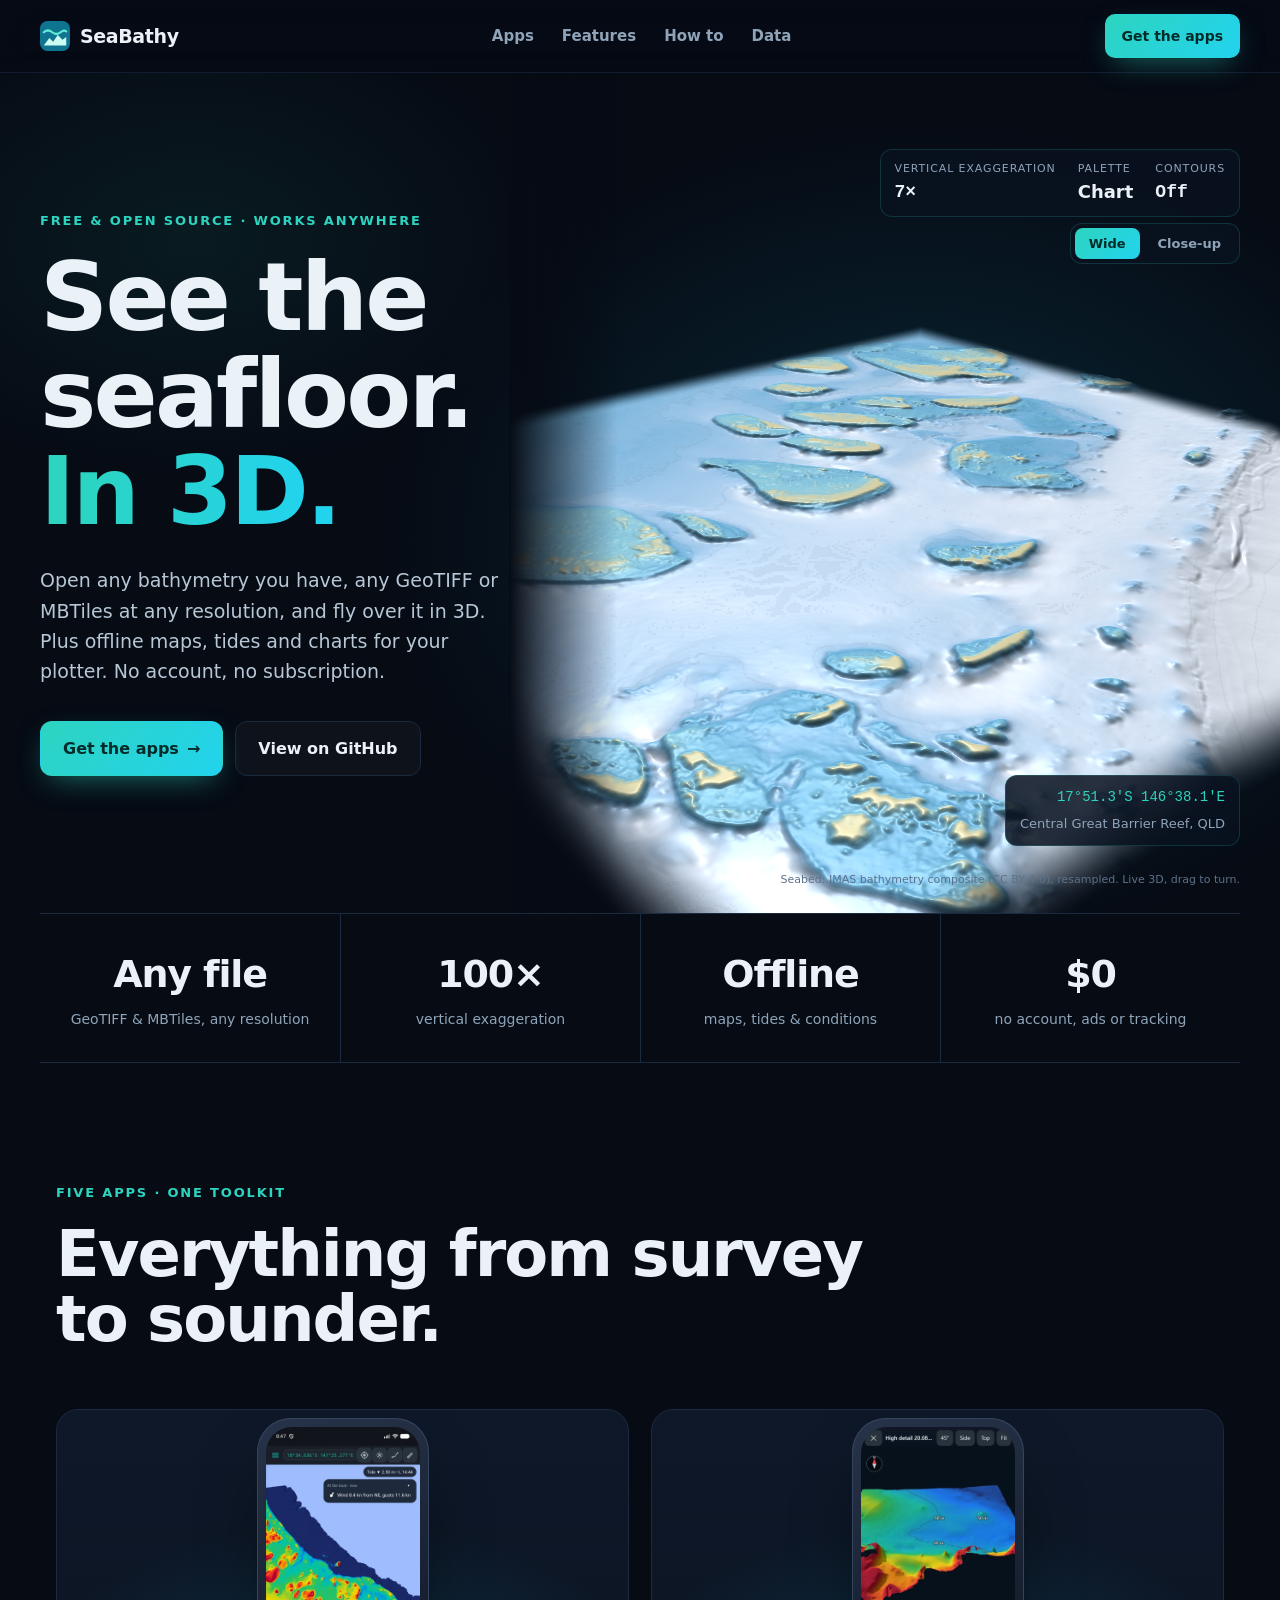
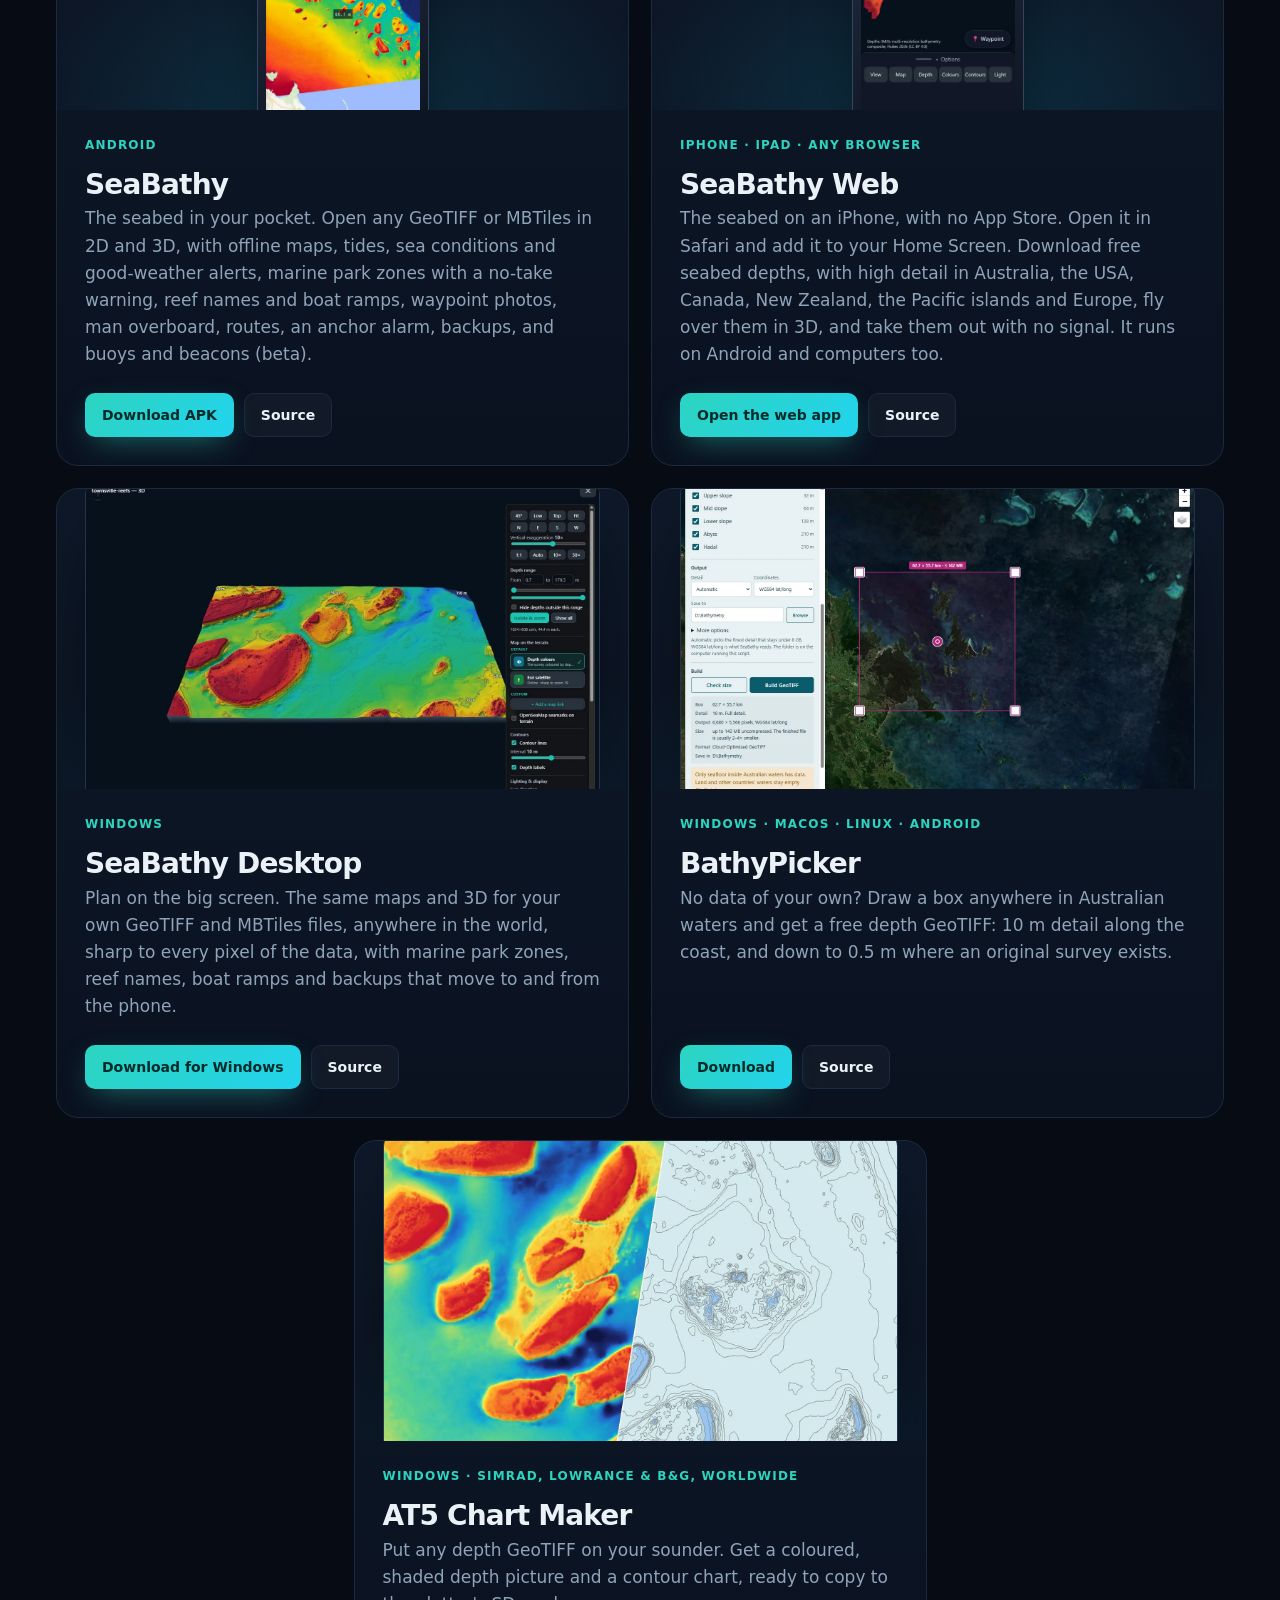
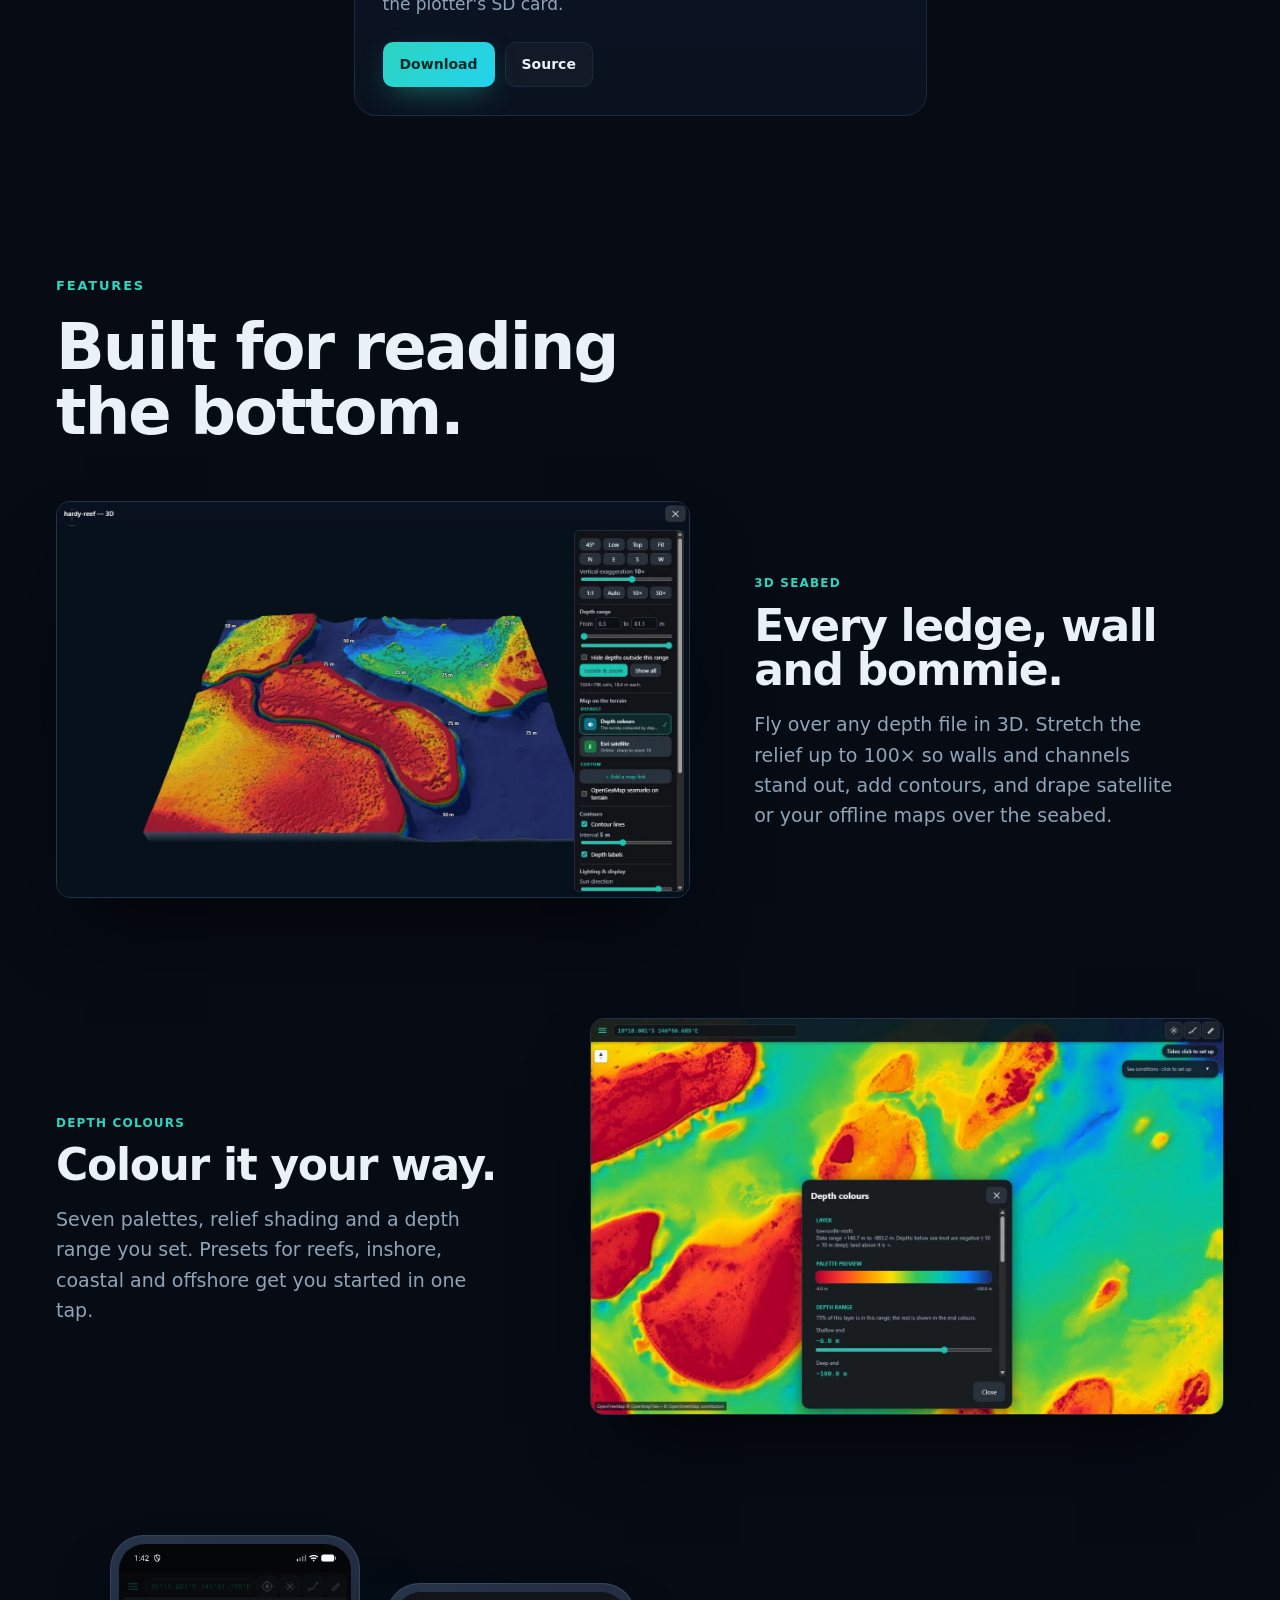
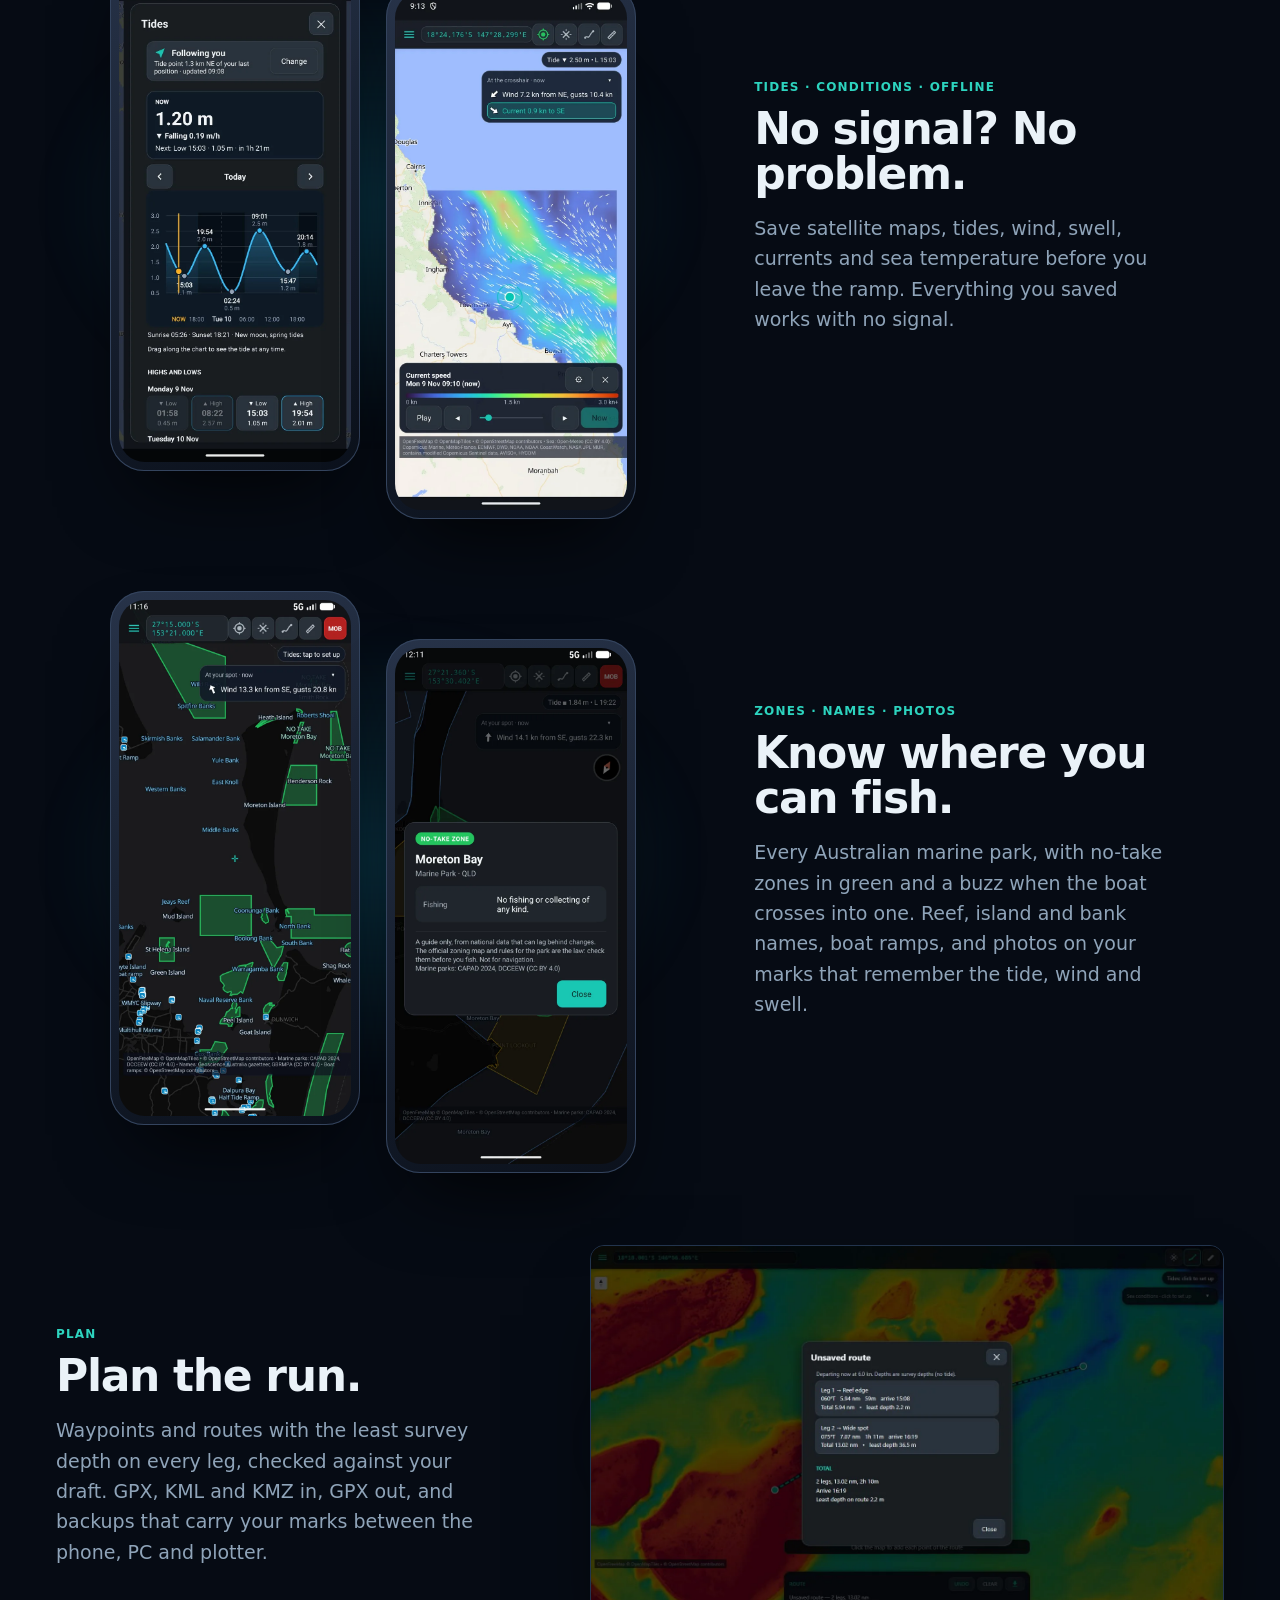
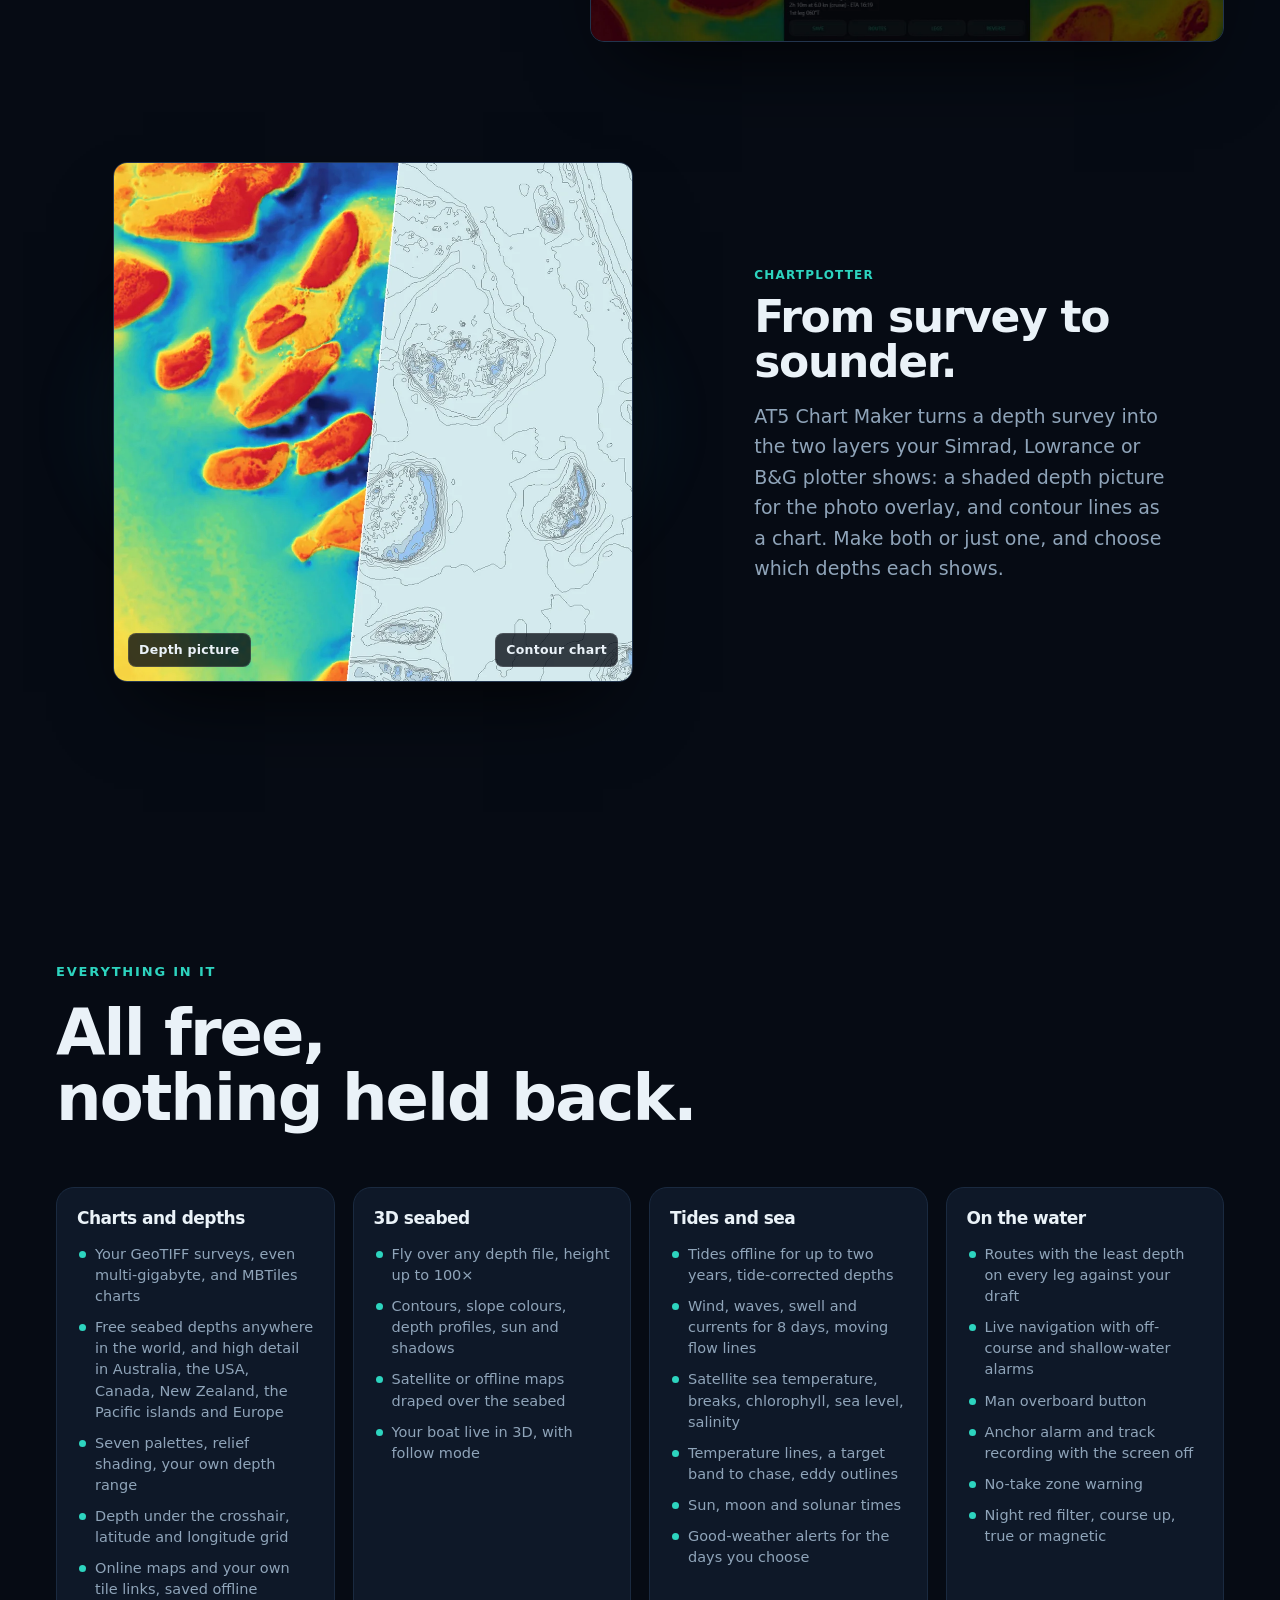
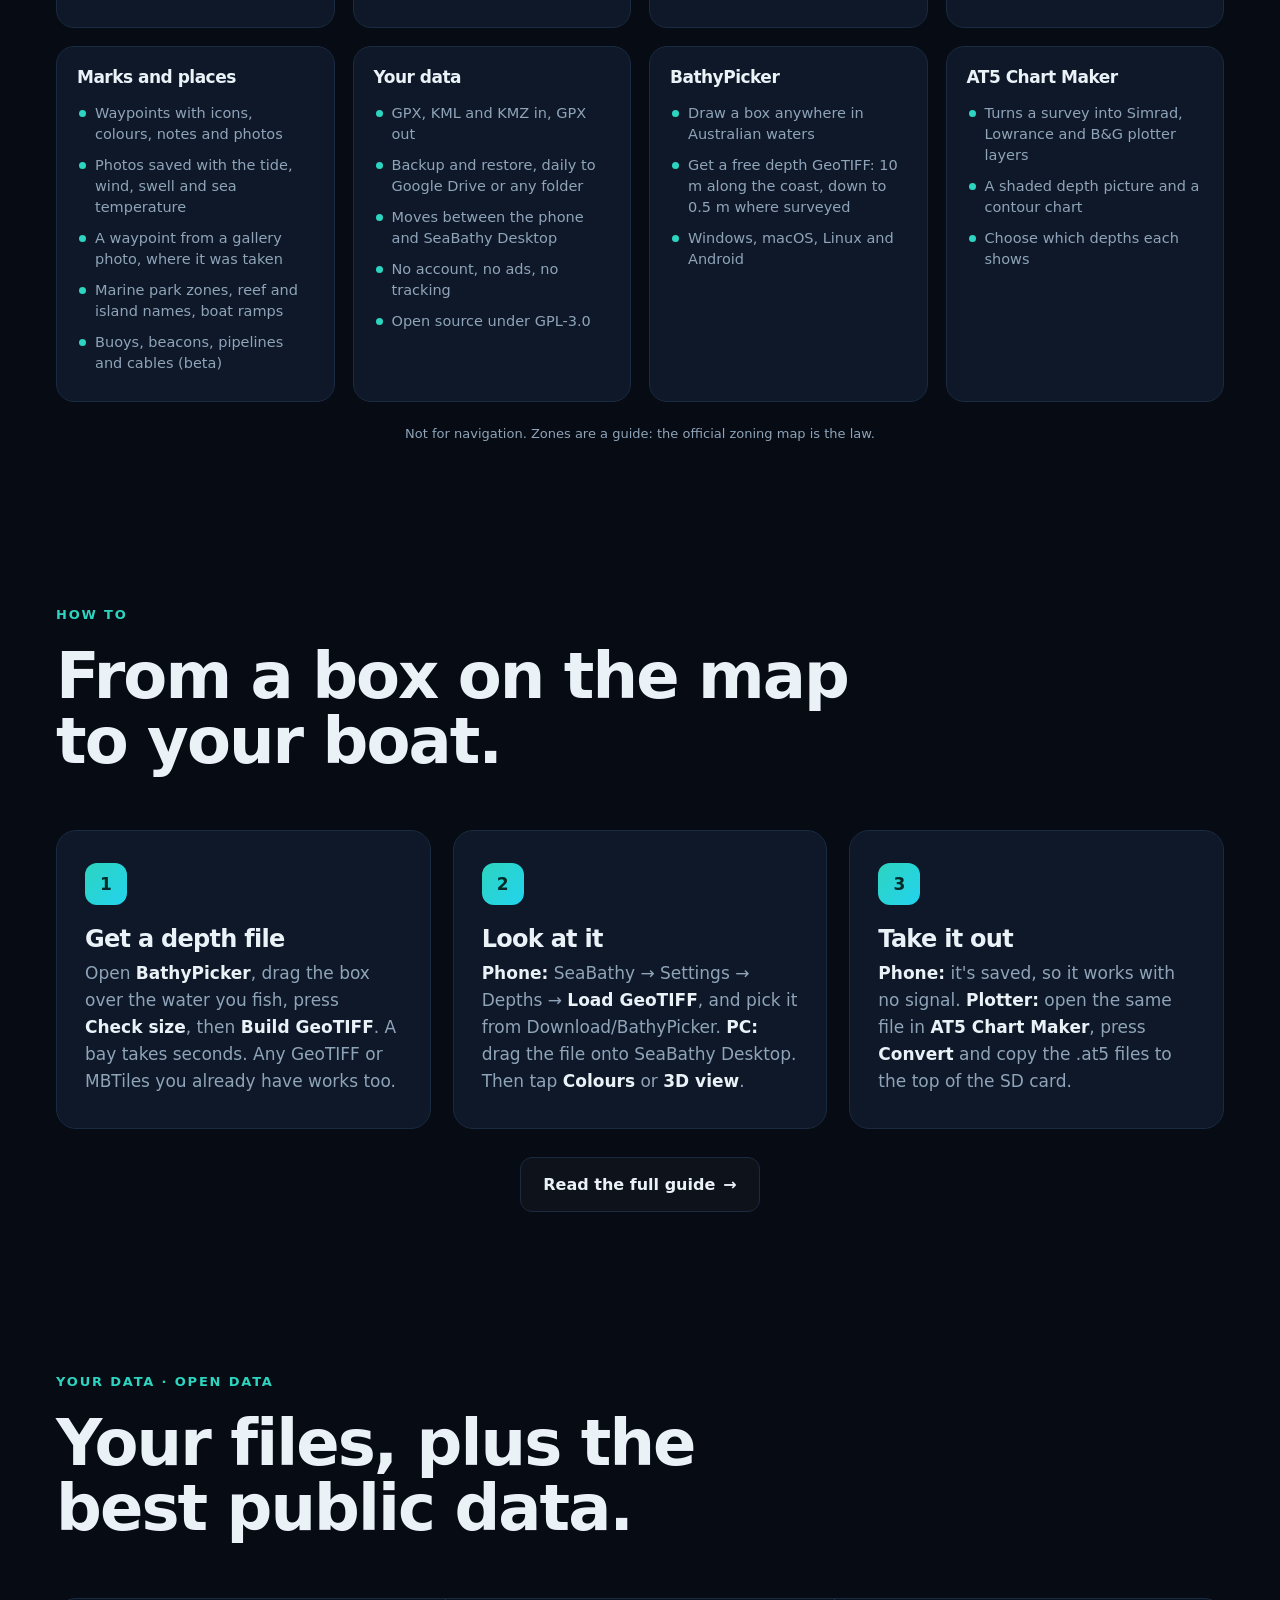
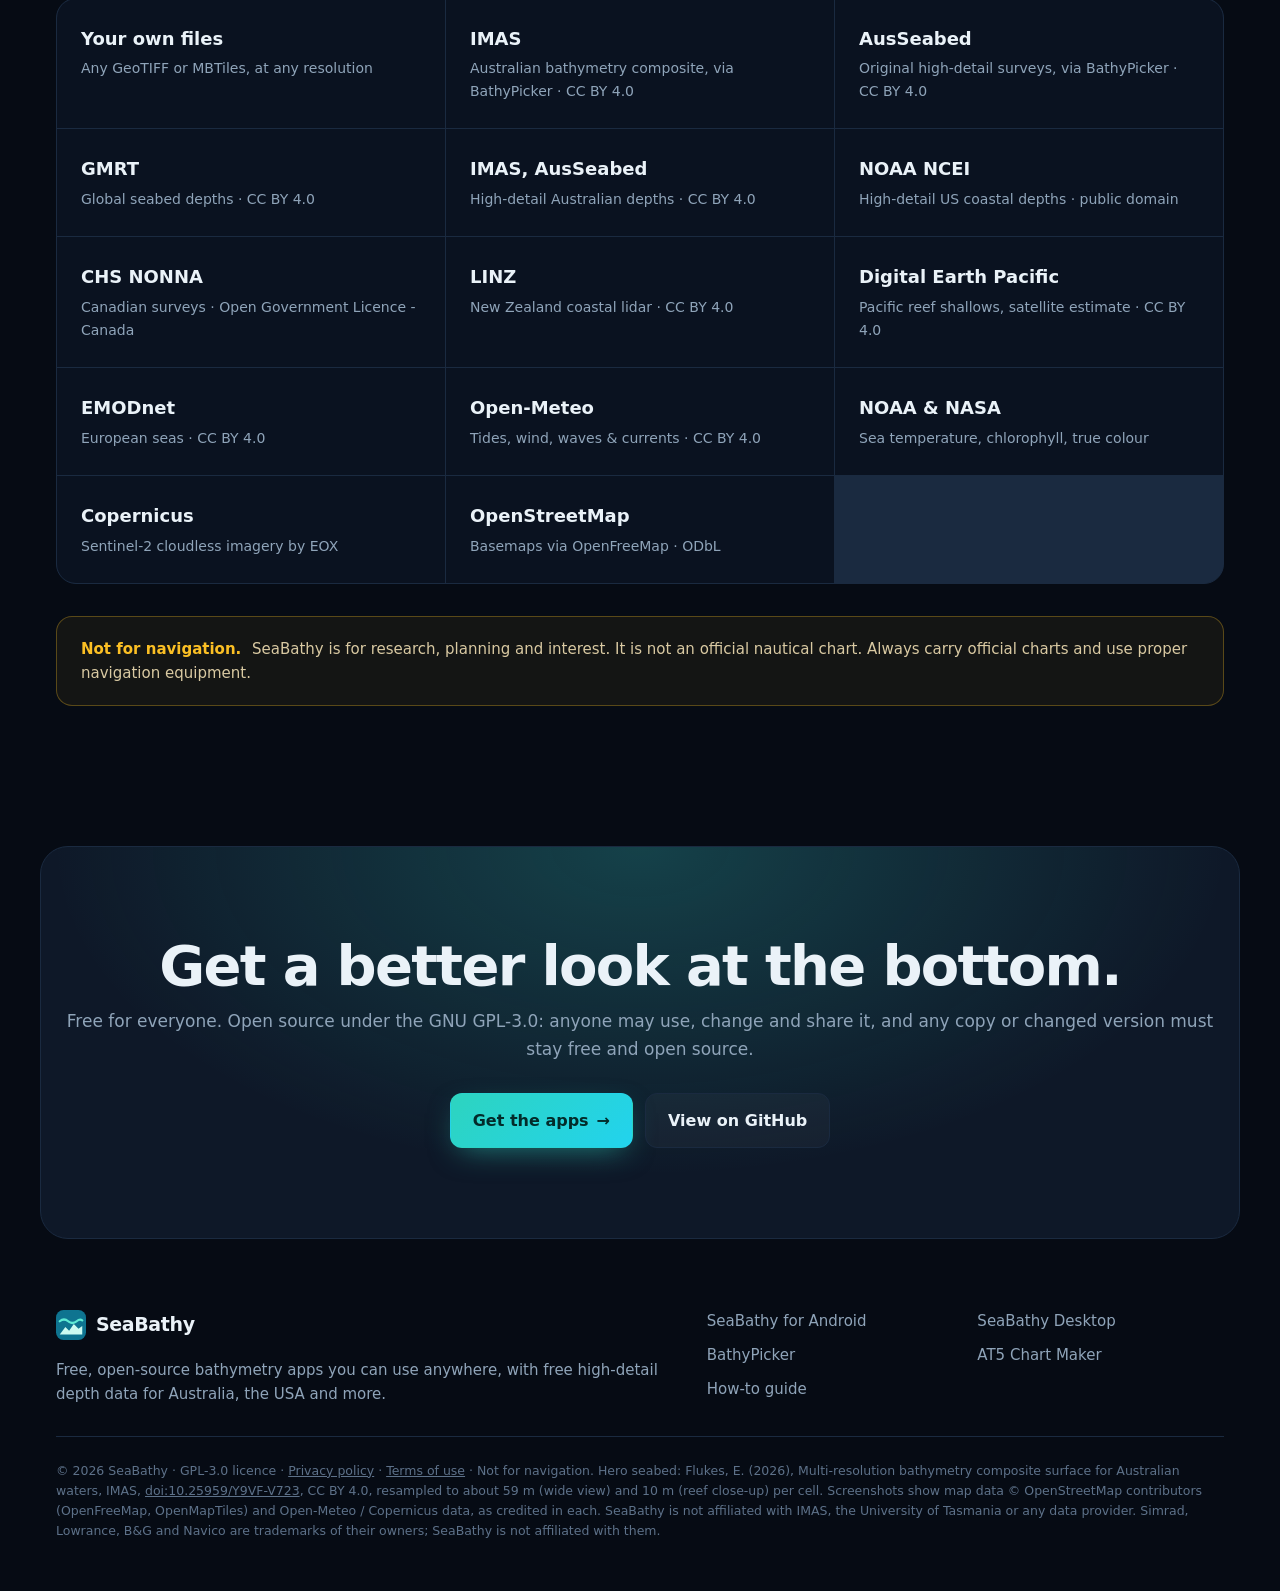
<file: index.html>
<!doctype html>
<html lang="en-AU">
<head>
  <meta charset="utf-8">
  <meta name="viewport" content="width=device-width, initial-scale=1">
  <title>SeaBathy: free 3D seabed maps and plotter charts, worldwide</title>
  <meta name="application-name" content="SeaBathy">
  <meta name="description" content="Free apps for boaters anywhere: see your depth maps in 3D on phone or PC, and make charts for Simrad, Lowrance and B&amp;G. Plus free seabed data for Australia.">
  <meta name="theme-color" content="#060b14">
  <link rel="icon" href="/favicon.ico" sizes="48x48">
  <link rel="icon" href="/img/icon-48.png" type="image/png" sizes="48x48">
  <link rel="icon" href="/favicon.svg" type="image/svg+xml">
  <link rel="apple-touch-icon" href="/apple-touch-icon.png">
  <link rel="manifest" href="/site.webmanifest">
  <meta property="og:type" content="website">
  <meta property="og:title" content="SeaBathy: see the seafloor in 3D, anywhere">
  <meta property="og:description" content="Free apps for boaters anywhere: your depth maps in 3D, offline charts, tides and charts for your plotter.">
  <link rel="canonical" href="https://seabathy.com/">
  <meta property="og:url" content="https://seabathy.com/">
  <meta property="og:site_name" content="SeaBathy">
  <meta property="og:image" content="https://seabathy.com/img/og-seabed.jpg">
  <meta property="og:image:width" content="1200">
  <meta property="og:image:height" content="630">
  <meta property="og:image:alt" content="Coral reefs on the Great Barrier Reef coloured by depth, from red shallows to the deep blue drop-off">
  <meta name="twitter:image" content="https://seabathy.com/img/og-seabed.jpg">
  <meta name="twitter:card" content="summary_large_image">
  <script type="application/ld+json">
  {
    "@context": "https://schema.org",
    "@graph": [
      {
        "@type": "WebSite",
        "name": "SeaBathy",
        "url": "https://seabathy.com/",
        "publisher": { "@id": "https://seabathy.com/#org" }
      },
      {
        "@type": "Organization",
        "@id": "https://seabathy.com/#org",
        "name": "SeaBathy",
        "url": "https://seabathy.com/",
        "logo": "https://seabathy.com/img/icon-512.png",
        "description": "Free, open-source bathymetry apps for boaters anywhere in the world, plus free high-detail seabed data for Australia, the USA, Canada, New Zealand, the Pacific islands and Europe.",
        "sameAs": ["https://github.com/SeaBathy"]
      },
      {
        "@type": "SoftwareApplication",
        "name": "SeaBathy",
        "operatingSystem": "Android",
        "applicationCategory": "TravelApplication",
        "description": "Open any GeoTIFF or MBTiles bathymetry in 2D and 3D, with offline maps, tides and sea conditions. Not for navigation.",
        "offers": { "@type": "Offer", "price": "0", "priceCurrency": "AUD" },
        "license": "https://www.gnu.org/licenses/gpl-3.0.html",
        "downloadUrl": "https://github.com/SeaBathy/seabathy-android/releases/latest",
        "publisher": { "@id": "https://seabathy.com/#org" }
      },
      {
        "@type": "SoftwareApplication",
        "name": "SeaBathy Desktop",
        "operatingSystem": "Windows",
        "applicationCategory": "TravelApplication",
        "description": "SeaBathy for Windows: GeoTIFF and MBTiles bathymetry in 2D and 3D, offline maps, tides and route planning. Not for navigation.",
        "offers": { "@type": "Offer", "price": "0", "priceCurrency": "AUD" },
        "license": "https://www.gnu.org/licenses/gpl-3.0.html",
        "downloadUrl": "https://github.com/SeaBathy/seabathy-desktop/releases/latest",
        "publisher": { "@id": "https://seabathy.com/#org" }
      },
      {
        "@type": "SoftwareApplication",
        "name": "BathyPicker",
        "operatingSystem": "Windows, macOS, Linux, Android",
        "applicationCategory": "UtilitiesApplication",
        "description": "Draw a box over Australian waters and download one depth GeoTIFF from the IMAS bathymetry composite, with the original high-detail surveys on top where they exist.",
        "offers": { "@type": "Offer", "price": "0", "priceCurrency": "AUD" },
        "license": "https://www.gnu.org/licenses/gpl-3.0.html",
        "downloadUrl": "https://github.com/SeaBathy/BathyPicker/releases/latest",
        "publisher": { "@id": "https://seabathy.com/#org" }
      },
      {
        "@type": "SoftwareApplication",
        "name": "AT5 Chart Maker",
        "operatingSystem": "Windows",
        "applicationCategory": "UtilitiesApplication",
        "description": "Make your own depth charts and imagery for Simrad, Lowrance and B&G chartplotters. Not affiliated with Navico.",
        "offers": { "@type": "Offer", "price": "0", "priceCurrency": "AUD" },
        "license": "https://www.gnu.org/licenses/gpl-3.0.html",
        "downloadUrl": "https://github.com/SeaBathy/AT5-Chart-Maker/releases/latest",
        "publisher": { "@id": "https://seabathy.com/#org" }
      }
    ]
  }
  </script>
  <link rel="stylesheet" href="css/site.css?v=10">
  <script type="module" src="js/hero.js?v=9"></script>
  <script defer src="js/site.js?v=4"></script>
</head>
<body>

<header class="nav" id="top">
  <a class="brand" href="#top" aria-label="SeaBathy home">
    <svg class="brand-mark" viewBox="0 0 32 32" aria-hidden="true"><use href="#mark"/></svg>
    <span>SeaBathy</span>
  </a>
  <nav class="nav-links" aria-label="Main">
    <a href="#apps">Apps</a>
    <a href="#features">Features</a>
    <a href="#guide">How to</a>
    <a href="#data">Data</a>
  </nav>
  <a class="btn btn-small btn-primary" href="#apps">Get the apps</a>
</header>

<main>

  <!-- Hero -->
  <section class="hero">
    <div class="hero-copy">
      <p class="eyebrow">Free &amp; open source · Works anywhere</p>
      <h1>See the<br>seafloor.<br><span class="accent">In 3D.</span></h1>
      <p class="lede">Open any bathymetry you have, any GeoTIFF or MBTiles at any resolution, and fly over it in 3D. Plus offline maps, tides and charts for your plotter. No account, no subscription.</p>
      <div class="hero-actions">
        <a class="btn btn-primary" href="#apps">Get the apps <span aria-hidden="true">→</span></a>
        <a class="btn btn-ghost" href="https://github.com/SeaBathy">View on GitHub</a>
      </div>
    </div>

    <div class="hero-stage">
      <canvas id="hero-canvas" aria-label="Rotating 3D models of the seabed on the central Great Barrier Reef, coloured by depth"></canvas>
      <img class="hero-fallback" src="img/desktop-3d-reefs.webp" alt="3D seabed of reefs on the Great Barrier Reef, coloured by depth" width="1440" height="900">
      <div class="hero-readout hero-readout-place">
        <span class="mono" id="hero-coords">17°51.3′S 146°38.1′E</span>
        <span id="hero-place">Central Great Barrier Reef, QLD</span>
      </div>
      <div class="hero-readout hero-readout-live" aria-hidden="true">
        <span><small>Vertical exaggeration</small><b id="hero-exag" class="mono">12×</b></span>
        <span><small>Palette</small><b id="hero-palette">Spectrum</b></span>
        <span><small>Contours</small><b id="hero-contours" class="mono">Off</b></span>
      </div>
      <div class="hero-scenes" role="group" aria-label="Choose the 3D scene">
        <button type="button" data-scene="0" aria-pressed="true">Wide</button>
        <button type="button" data-scene="1" aria-pressed="false">Close-up</button>
      </div>
      <p class="hero-credit">Seabed: IMAS bathymetry composite (CC BY 4.0), resampled. Live 3D, drag to turn.</p>
    </div>
  </section>

  <!-- Numbers -->
  <section class="stats" aria-label="At a glance">
    <div><b>Any file</b><span>GeoTIFF &amp; MBTiles, any resolution</span></div>
    <div><b>100×</b><span>vertical exaggeration</span></div>
    <div><b>Offline</b><span>maps, tides &amp; conditions</span></div>
    <div><b>$0</b><span>no account, ads or tracking</span></div>
  </section>

  <!-- Apps -->
  <section class="section" id="apps">
    <div class="section-head">
      <p class="eyebrow">Five apps · one toolkit</p>
      <h2>Everything from survey <br>to sounder.</h2>
    </div>

    <div class="apps">
      <article class="app app-phone">
        <div class="app-media">
          <div class="phone"><img src="img/android-chart.webp" alt="SeaBathy for Android showing reefs coloured by depth" width="720" height="1607" loading="lazy"></div>
        </div>
        <div class="app-body">
          <p class="tag">Android</p>
          <h3>SeaBathy</h3>
          <p>The seabed in your pocket. Open any GeoTIFF or MBTiles in 2D and 3D, with offline maps, tides, sea conditions and good-weather alerts, marine park zones with a no-take warning, reef names and boat ramps, waypoint photos, man overboard, routes, an anchor alarm, backups, and buoys and beacons (beta).</p>
          <div class="app-actions">
            <a class="btn btn-primary btn-small" href="https://github.com/SeaBathy/seabathy-android/releases/latest">Download APK</a>
            <a class="btn btn-ghost btn-small" href="https://github.com/SeaBathy/seabathy-android">Source</a>
          </div>
        </div>
      </article>

      <article class="app app-phone">
        <div class="app-media">
          <div class="phone"><img src="img/web-3d.webp" alt="The SeaBathy web app on an iPhone: the seabed north of Hook Island in 3D, coloured by depth, with 50 m contour lines" width="720" height="1607" loading="lazy"></div>
        </div>
        <div class="app-body">
          <p class="tag">iPhone · iPad · any browser</p>
          <h3>SeaBathy Web</h3>
          <p>The seabed on an iPhone, with no App Store. Open it in Safari and add it to your Home Screen. Download free seabed depths, with high detail in Australia, the USA, Canada, New Zealand, the Pacific islands and Europe, fly over them in 3D, and take them out with no signal. It runs on Android and computers too.</p>
          <div class="app-actions">
            <a class="btn btn-primary btn-small" href="https://app.seabathy.com">Open the web app</a>
            <a class="btn btn-ghost btn-small" href="https://github.com/SeaBathy/seabathy-web">Source</a>
          </div>
        </div>
      </article>

      <article class="app">
        <div class="app-media">
          <div class="window"><img src="img/desktop-3d-reefs.webp" alt="SeaBathy Desktop 3D view of reefs" width="1440" height="900" loading="lazy"></div>
        </div>
        <div class="app-body">
          <p class="tag">Windows</p>
          <h3>SeaBathy Desktop</h3>
          <p>Plan on the big screen. The same maps and 3D for your own GeoTIFF and MBTiles files, anywhere in the world, sharp to every pixel of the data, with marine park zones, reef names, boat ramps and backups that move to and from the phone.</p>
          <div class="app-actions">
            <a class="btn btn-primary btn-small" href="https://github.com/SeaBathy/seabathy-desktop/releases/latest">Download for Windows</a>
            <a class="btn btn-ghost btn-small" href="https://github.com/SeaBathy/seabathy-desktop">Source</a>
          </div>
        </div>
      </article>

      <article class="app">
        <div class="app-media">
          <div class="window"><img src="img/bathypicker-app.webp" alt="BathyPicker: a box drawn over the Whitsundays on a satellite map, with Check size showing 10 m detail and the file size" width="1440" height="900" loading="lazy"></div>
        </div>
        <div class="app-body">
          <p class="tag">Windows · macOS · Linux · Android</p>
          <h3>BathyPicker</h3>
          <p>No data of your own? Draw a box anywhere in Australian waters and get a free depth GeoTIFF: 10&nbsp;m detail along the coast, and down to 0.5&nbsp;m where an original survey exists.</p>
          <div class="app-actions">
            <a class="btn btn-primary btn-small" href="https://github.com/SeaBathy/BathyPicker/releases/latest">Download</a>
            <a class="btn btn-ghost btn-small" href="https://github.com/SeaBathy/BathyPicker">Source</a>
          </div>
        </div>
      </article>

      <article class="app">
        <div class="app-media">
          <div class="window"><img src="img/at5-chart.webp" alt="Reefs on the central Great Barrier Reef as AT5 Chart Maker draws them: a coloured, shaded depth picture on the left, the depth chart with contour lines on the right" width="1440" height="900" loading="lazy"></div>
        </div>
        <div class="app-body">
          <p class="tag">Windows · Simrad, Lowrance &amp; B&amp;G, worldwide</p>
          <h3>AT5 Chart Maker</h3>
          <p>Put any depth GeoTIFF on your sounder. Get a coloured, shaded depth picture and a contour chart, ready to copy to the plotter's SD card.</p>
          <div class="app-actions">
            <a class="btn btn-primary btn-small" href="https://github.com/SeaBathy/AT5-Chart-Maker/releases/latest">Download</a>
            <a class="btn btn-ghost btn-small" href="https://github.com/SeaBathy/AT5-Chart-Maker">Source</a>
          </div>
        </div>
      </article>
    </div>
  </section>

  <!-- Features -->
  <section class="section" id="features">
    <div class="section-head">
      <p class="eyebrow">Features</p>
      <h2>Built for reading <br>the bottom.</h2>
    </div>

    <div class="feature">
      <div class="feature-media"><div class="window"><img src="img/desktop-3d-depth.webp" alt="3D view of reefs coloured by depth at 10 times vertical exaggeration" width="1440" height="900" loading="lazy"></div></div>
      <div class="feature-copy">
        <p class="tag">3D seabed</p>
        <h3>Every ledge, wall and bommie.</h3>
        <p>Fly over any depth file in 3D. Stretch the relief up to 100× so walls and channels stand out, add contours, and drape satellite or your offline maps over the seabed.</p>
      </div>
    </div>

    <div class="feature feature-flip">
      <div class="feature-media"><div class="window"><img src="img/desktop-colours.webp" alt="Depth colours: palette and depth range settings" width="1440" height="900" loading="lazy"></div></div>
      <div class="feature-copy">
        <p class="tag">Depth colours</p>
        <h3>Colour it your way.</h3>
        <p>Seven palettes, relief shading and a depth range you set. Presets for reefs, inshore, coastal and offshore get you started in one tap.</p>
      </div>
    </div>

    <div class="feature feature-phones">
      <div class="feature-media">
        <div class="phone"><img src="img/android-tides.webp" alt="Tide chart with highs and lows on a phone" width="720" height="1607" loading="lazy"></div>
        <div class="phone phone-offset"><img src="img/android-conditions.webp" alt="Ocean currents and wind on a phone" width="720" height="1607" loading="lazy"></div>
      </div>
      <div class="feature-copy">
        <p class="tag">Tides · conditions · offline</p>
        <h3>No signal? No problem.</h3>
        <p>Save satellite maps, tides, wind, swell, currents and sea temperature before you leave the ramp. Everything you saved works with no signal.</p>
      </div>
    </div>

    <div class="feature feature-phones">
      <div class="feature-media">
        <div class="phone"><img src="img/android-zones.webp" alt="Moreton Bay with no-take zones in green, reef and bank names, and boat ramps" width="720" height="1600" loading="lazy"></div>
        <div class="phone phone-offset"><img src="img/android-zone-card.webp" alt="Tapping a no-take zone in Moreton Bay shows the park and what fishing is allowed" width="720" height="1600" loading="lazy"></div>
      </div>
      <div class="feature-copy">
        <p class="tag">Zones · names · photos</p>
        <h3>Know where you can fish.</h3>
        <p>Every Australian marine park, with no-take zones in green and a buzz when the boat crosses into one. Reef, island and bank names, boat ramps, and photos on your marks that remember the tide, wind and swell.</p>
      </div>
    </div>

    <div class="feature feature-flip">
      <div class="feature-media"><div class="window"><img src="img/desktop-route.webp" alt="Planning a route with depths along each leg" width="1440" height="900" loading="lazy"></div></div>
      <div class="feature-copy">
        <p class="tag">Plan</p>
        <h3>Plan the run.</h3>
        <p>Waypoints and routes with the least survey depth on every leg, checked against your draft. GPX, KML and KMZ in, GPX out, and backups that carry your marks between the phone, PC and plotter.</p>
      </div>
    </div>

    <div class="feature">
      <div class="feature-media">
        <figure class="window window-square split">
          <img src="img/at5-chart-square.webp" alt="One survey made into both plotter layers by AT5 Chart Maker: the coloured depth picture and the contour chart" width="1000" height="1000" loading="lazy">
          <figcaption><span>Depth picture</span><span>Contour chart</span></figcaption>
        </figure>
      </div>
      <div class="feature-copy">
        <p class="tag">Chartplotter</p>
        <h3>From survey to sounder.</h3>
        <p>AT5 Chart Maker turns a depth survey into the two layers your Simrad, Lowrance or B&amp;G plotter shows: a shaded depth picture for the photo overlay, and contour lines as a chart. Make both or just one, and choose which depths each shows.</p>
      </div>
    </div>
  </section>


  <!-- Everything in it -->
  <section class="section" id="everything">
    <div class="section-head">
      <p class="eyebrow">Everything in it</p>
      <h2>All free, <br>nothing held back.</h2>
    </div>
    <div class="all-features">
      <div><h3>Charts and depths</h3><ul>
        <li>Your GeoTIFF surveys, even multi-gigabyte, and MBTiles charts</li>
        <li>Free seabed depths anywhere in the world, and high detail in Australia, the USA, Canada, New Zealand, the Pacific islands and Europe</li>
        <li>Seven palettes, relief shading, your own depth range</li>
        <li>Depth under the crosshair, latitude and longitude grid</li>
        <li>Online maps and your own tile links, saved offline</li>
      </ul></div>
      <div><h3>3D seabed</h3><ul>
        <li>Fly over any depth file, height up to 100×</li>
        <li>Contours, slope colours, depth profiles, sun and shadows</li>
        <li>Satellite or offline maps draped over the seabed</li>
        <li>Your boat live in 3D, with follow mode</li>
      </ul></div>
      <div><h3>Tides and sea</h3><ul>
        <li>Tides offline for up to two years, tide-corrected depths</li>
        <li>Wind, waves, swell and currents for 8 days, moving flow lines</li>
        <li>Satellite sea temperature, breaks, chlorophyll, sea level, salinity</li>
        <li>Temperature lines, a target band to chase, eddy outlines</li>
        <li>Sun, moon and solunar times</li>
        <li>Good-weather alerts for the days you choose</li>
      </ul></div>
      <div><h3>On the water</h3><ul>
        <li>Routes with the least depth on every leg against your draft</li>
        <li>Live navigation with off-course and shallow-water alarms</li>
        <li>Man overboard button</li>
        <li>Anchor alarm and track recording with the screen off</li>
        <li>No-take zone warning</li>
        <li>Night red filter, course up, true or magnetic</li>
      </ul></div>
      <div><h3>Marks and places</h3><ul>
        <li>Waypoints with icons, colours, notes and photos</li>
        <li>Photos saved with the tide, wind, swell and sea temperature</li>
        <li>A waypoint from a gallery photo, where it was taken</li>
        <li>Marine park zones, reef and island names, boat ramps</li>
        <li>Buoys, beacons, pipelines and cables (beta)</li>
      </ul></div>
      <div><h3>Your data</h3><ul>
        <li>GPX, KML and KMZ in, GPX out</li>
        <li>Backup and restore, daily to Google Drive or any folder</li>
        <li>Moves between the phone and SeaBathy Desktop</li>
        <li>No account, no ads, no tracking</li>
        <li>Open source under GPL-3.0</li>
      </ul></div>
      <div><h3>BathyPicker</h3><ul>
        <li>Draw a box anywhere in Australian waters</li>
        <li>Get a free depth GeoTIFF: 10 m along the coast, down to 0.5 m where surveyed</li>
        <li>Windows, macOS, Linux and Android</li>
      </ul></div>
      <div><h3>AT5 Chart Maker</h3><ul>
        <li>Turns a survey into Simrad, Lowrance and B&amp;G plotter layers</li>
        <li>A shaded depth picture and a contour chart</li>
        <li>Choose which depths each shows</li>
      </ul></div>
    </div>
    <p class="all-note">Not for navigation. Zones are a guide: the official zoning map is the law.</p>
  </section>

  <!-- How to -->
  <section class="section" id="guide">
    <div class="section-head">
      <p class="eyebrow">How to</p>
      <h2>From a box on the map <br>to your boat.</h2>
    </div>
    <ol class="steps">
      <li>
        <span class="step-num">1</span>
        <h3>Get a depth file</h3>
        <p>Open <b>BathyPicker</b>, drag the box over the water you fish, press <b>Check size</b>, then <b>Build GeoTIFF</b>. A bay takes seconds. Any GeoTIFF or MBTiles you already have works too.</p>
      </li>
      <li>
        <span class="step-num">2</span>
        <h3>Look at it</h3>
        <p><b>Phone:</b> SeaBathy → Settings → Depths → <b>Load GeoTIFF</b>, and pick it from Download/BathyPicker. <b>PC:</b> drag the file onto SeaBathy Desktop. Then tap <b>Colours</b> or <b>3D view</b>.</p>
      </li>
      <li>
        <span class="step-num">3</span>
        <h3>Take it out</h3>
        <p><b>Phone:</b> it's saved, so it works with no signal. <b>Plotter:</b> open the same file in <b>AT5 Chart Maker</b>, press <b>Convert</b> and copy the .at5 files to the top of the SD card.</p>
      </li>
    </ol>
    <p class="guide-more"><a class="btn btn-ghost" href="/guide">Read the full guide <span aria-hidden="true">→</span></a></p>
  </section>

  <!-- Data -->
  <section class="section section-data" id="data">
    <div class="section-head">
      <p class="eyebrow">Your data · open data</p>
      <h2>Your files, plus the <br>best public data.</h2>
    </div>
    <ul class="sources">
      <li><b>Your own files</b><span>Any GeoTIFF or MBTiles, at any resolution</span></li>
      <li><b>IMAS</b><span>Australian bathymetry composite, via BathyPicker · CC BY 4.0</span></li>
      <li><b>AusSeabed</b><span>Original high-detail surveys, via BathyPicker · CC BY 4.0</span></li>
      <li><b>GMRT</b><span>Global seabed depths · CC BY 4.0</span></li>
      <li><b>IMAS, AusSeabed</b><span>High-detail Australian depths · CC BY 4.0</span></li>
      <li><b>NOAA NCEI</b><span>High-detail US coastal depths · public domain</span></li>
      <li><b>CHS NONNA</b><span>Canadian surveys · Open Government Licence - Canada</span></li>
      <li><b>LINZ</b><span>New Zealand coastal lidar · CC BY 4.0</span></li>
      <li><b>Digital Earth Pacific</b><span>Pacific reef shallows, satellite estimate · CC BY 4.0</span></li>
      <li><b>EMODnet</b><span>European seas · CC BY 4.0</span></li>
      <li><b>Open-Meteo</b><span>Tides, wind, waves &amp; currents · CC BY 4.0</span></li>
      <li><b>NOAA &amp; NASA</b><span>Sea temperature, chlorophyll, true colour</span></li>
      <li><b>Copernicus</b><span>Sentinel-2 cloudless imagery by EOX</span></li>
      <li><b>OpenStreetMap</b><span>Basemaps via OpenFreeMap · ODbL</span></li>
    </ul>
    <div class="notice">
      <b>Not for navigation.</b>
      SeaBathy is for research, planning and interest. It is not an official nautical chart. Always carry official charts and use proper navigation equipment.
    </div>
  </section>

  <!-- CTA -->
  <section class="cta">
    <h2>Get a better look at the bottom.</h2>
    <p>Free for everyone. Open source under the GNU GPL-3.0: anyone may use, change and share it, and any copy or changed version must stay free and open source.</p>
    <div class="hero-actions">
      <a class="btn btn-primary" href="#apps">Get the apps <span aria-hidden="true">→</span></a>
      <a class="btn btn-ghost" href="https://github.com/SeaBathy">View on GitHub</a>
    </div>
  </section>

</main>

<footer class="footer">
  <div class="footer-brand">
    <a class="brand" href="#top"><svg class="brand-mark" viewBox="0 0 32 32" aria-hidden="true"><use href="#mark"/></svg><span>SeaBathy</span></a>
    <p>Free, open-source bathymetry apps you can use anywhere, with free high-detail depth data for Australia, the USA and more.</p>
  </div>
  <div class="footer-links">
    <a href="https://github.com/SeaBathy/seabathy-android">SeaBathy for Android</a>
    <a href="https://github.com/SeaBathy/seabathy-desktop">SeaBathy Desktop</a>
    <a href="https://github.com/SeaBathy/BathyPicker">BathyPicker</a>
    <a href="https://github.com/SeaBathy/AT5-Chart-Maker">AT5 Chart Maker</a>
    <a href="/guide">How-to guide</a>
  </div>
  <p class="footer-fine">© 2026 SeaBathy · GPL-3.0 licence · <a href="/privacy">Privacy policy</a> · <a href="/terms">Terms of use</a> · Not for navigation. Hero seabed: Flukes, E. (2026), Multi-resolution bathymetry composite surface for Australian waters, IMAS, <a href="https://doi.org/10.25959/Y9VF-V723">doi:10.25959/Y9VF-V723</a>, CC BY 4.0, resampled to about 59 m (wide view) and 10 m (reef close-up) per cell. Screenshots show map data © OpenStreetMap contributors (OpenFreeMap, OpenMapTiles) and Open-Meteo / Copernicus data, as credited in each. SeaBathy is not affiliated with IMAS, the University of Tasmania or any data provider. Simrad, Lowrance, B&amp;G and Navico are trademarks of their owners; SeaBathy is not affiliated with them.</p>
</footer>

<svg width="0" height="0" style="position:absolute" aria-hidden="true">
  <symbol id="mark" viewBox="0 0 32 32">
    <rect width="32" height="32" rx="8" fill="#0e7490"/>
    <path d="M4 12c3-2.5 6-2.5 9 0s6 2.5 9 0 4.5-2 6-1" fill="none" stroke="#5eead4" stroke-width="2.4" stroke-linecap="round"/>
    <path d="M4 26l6-8 4 4 5-7 5 5 4-3v9z" fill="#ccfbf1"/>
  </symbol>
</svg>

</body>
</html>
</file>
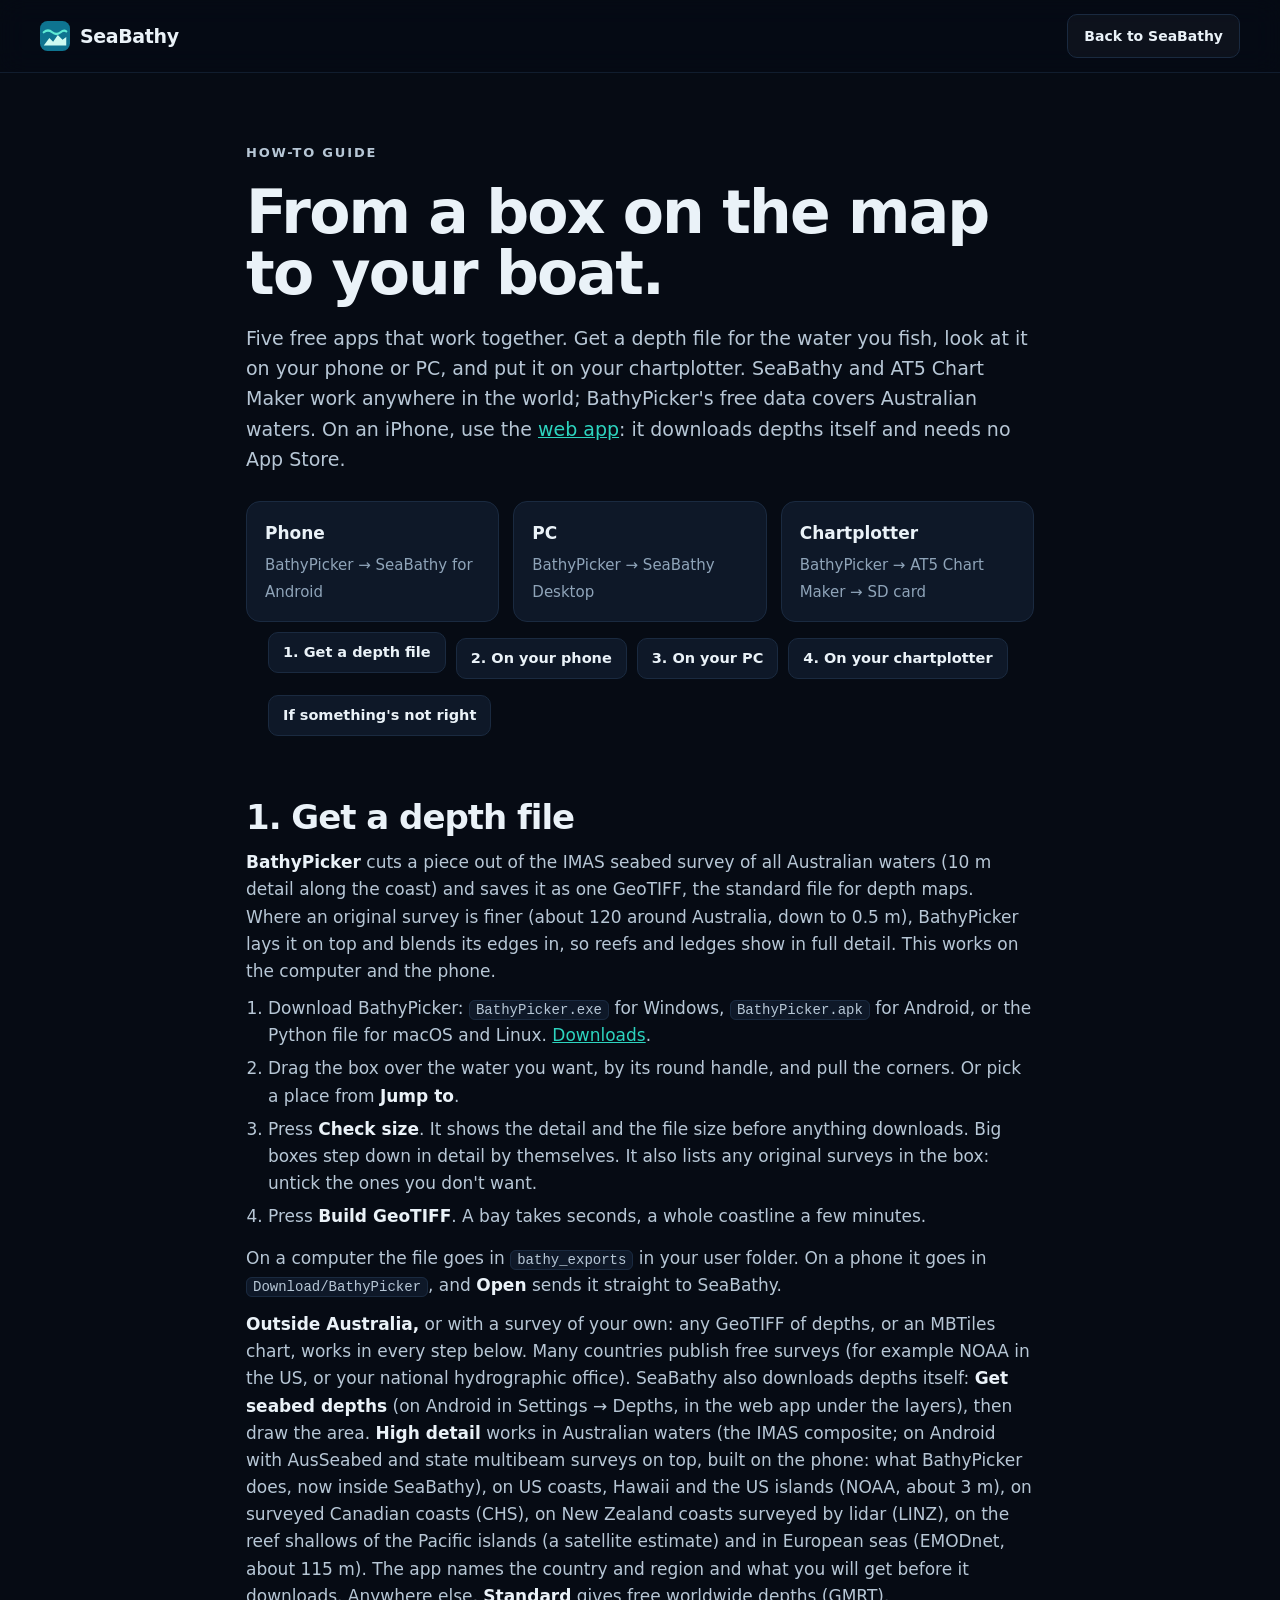
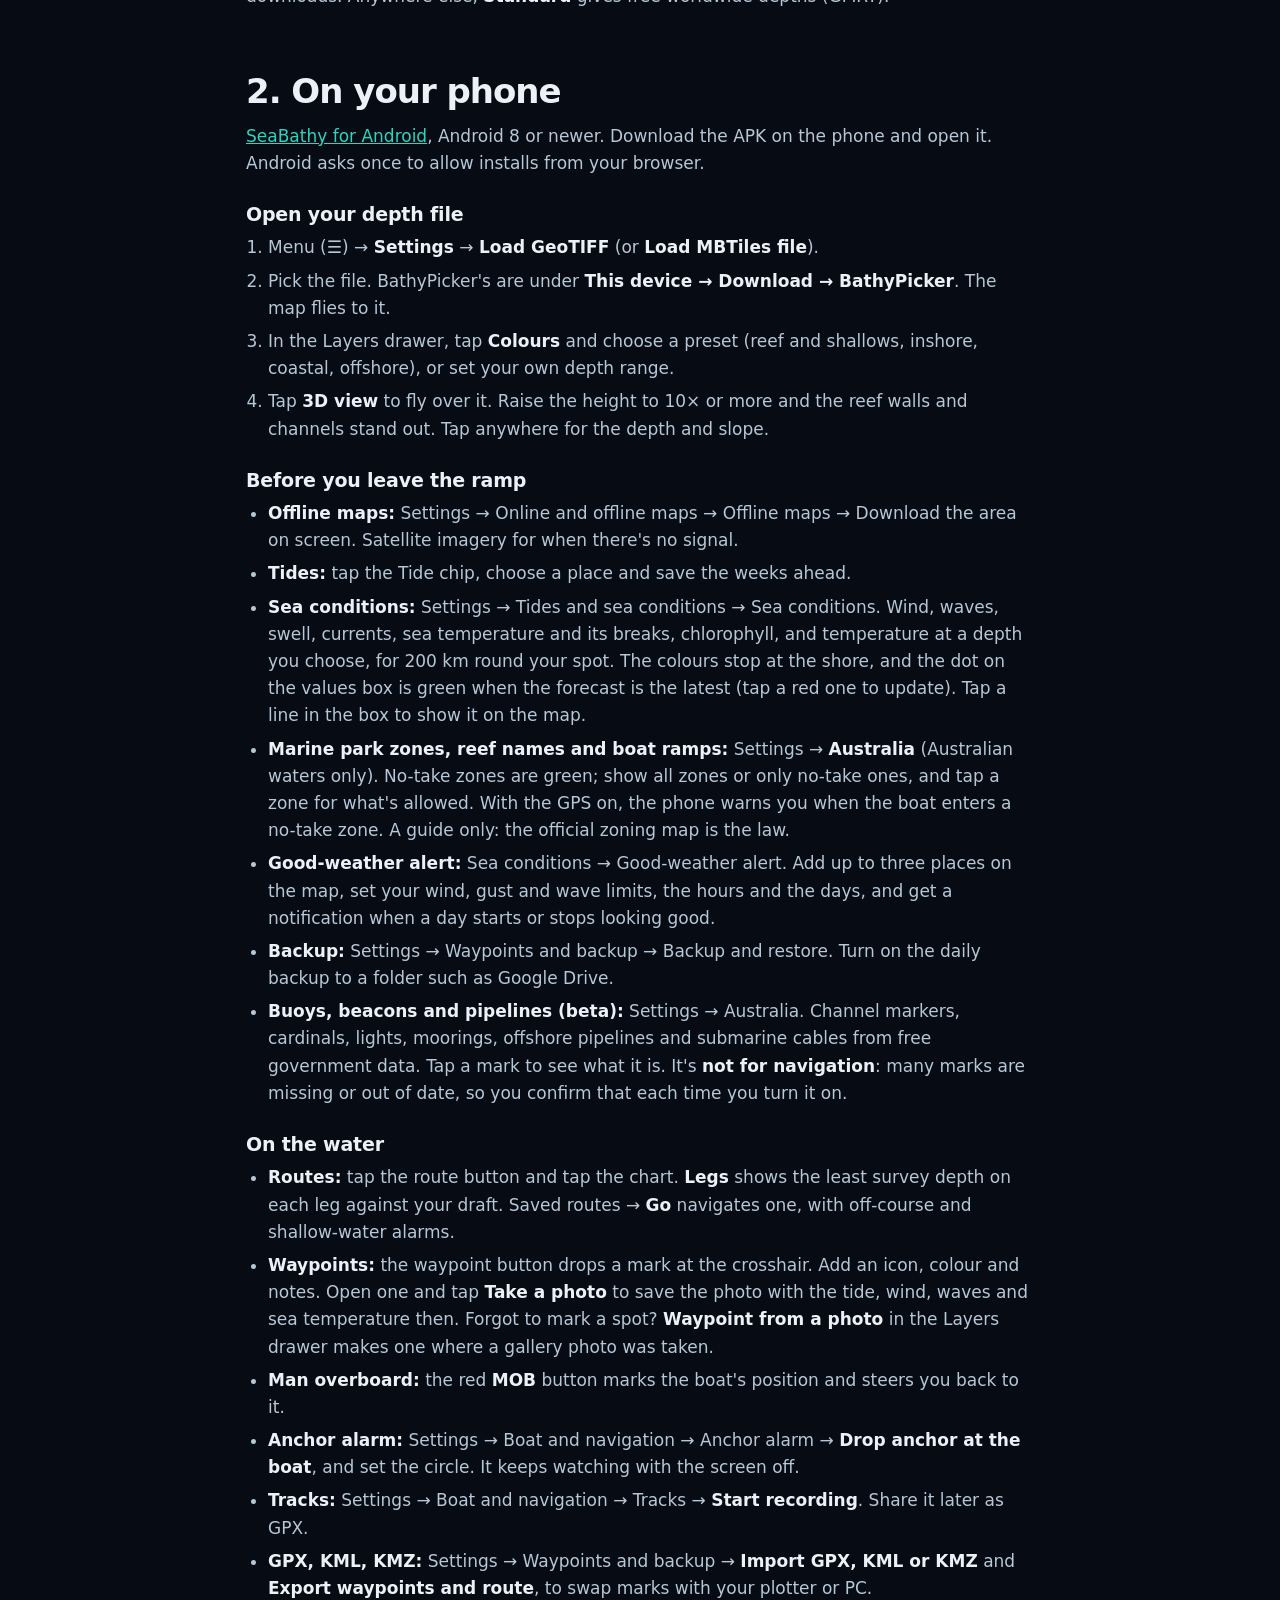
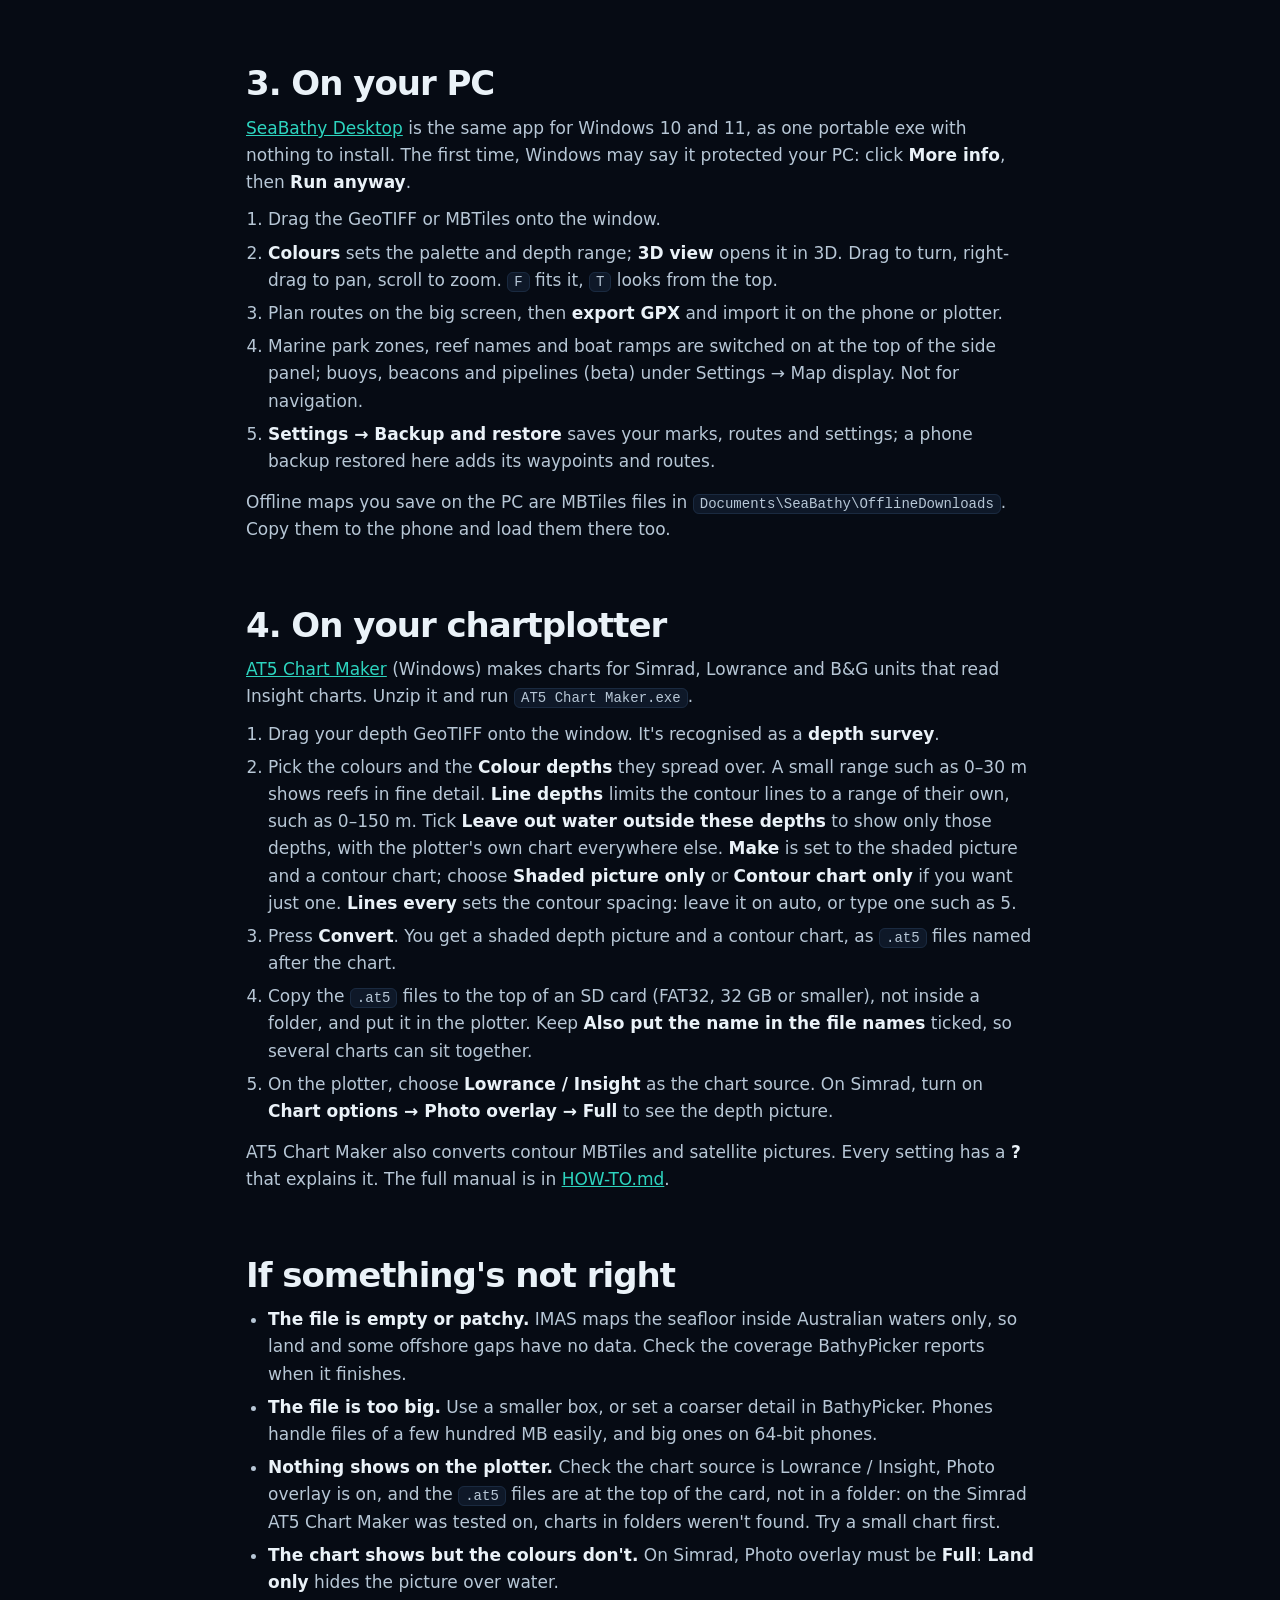
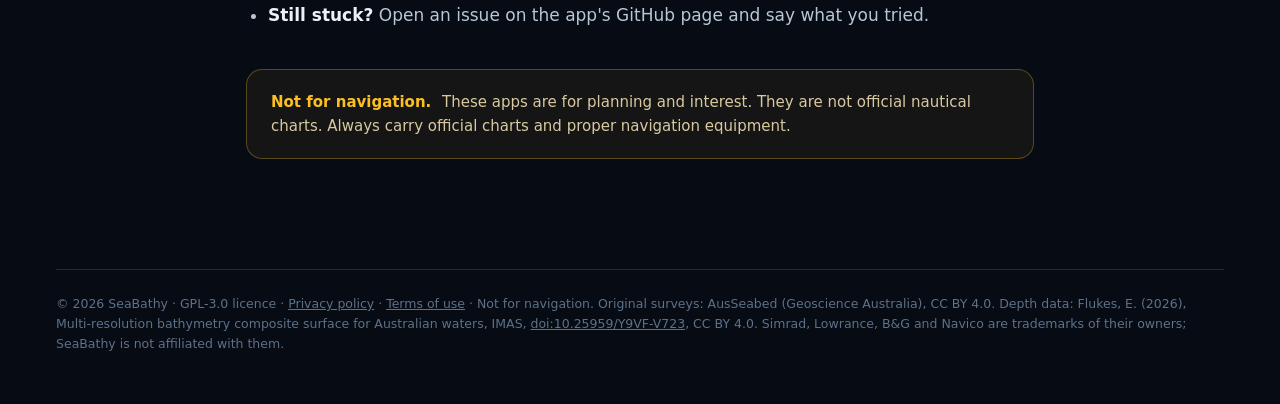
<file: guide.html>
<!doctype html>
<html lang="en-AU">
<head>
  <meta charset="utf-8">
  <meta name="viewport" content="width=device-width, initial-scale=1">
  <title>How-to guide · SeaBathy</title>
  <meta name="description" content="Step by step: get a free depth file, open it in SeaBathy on your phone or PC, and put it on a Simrad, Lowrance or B&amp;G chartplotter with AT5 Chart Maker.">
  <link rel="canonical" href="https://seabathy.com/guide">
  <meta property="og:type" content="article">
  <meta property="og:title" content="SeaBathy how-to guide: from a box on the map to your boat">
  <meta property="og:description" content="Free seabed maps on your phone, PC or chartplotter, step by step.">
  <meta property="og:url" content="https://seabathy.com/guide">
  <meta property="og:image" content="https://seabathy.com/img/og-seabed.jpg">
  <link rel="icon" href="/favicon.ico" sizes="48x48">
  <link rel="icon" href="/img/icon-48.png" type="image/png" sizes="48x48">
  <link rel="icon" href="/favicon.svg" type="image/svg+xml">
  <link rel="apple-touch-icon" href="/apple-touch-icon.png">
  <link rel="manifest" href="/site.webmanifest">
  <link rel="stylesheet" href="/css/site.css?v=10">
</head>
<body>
<header class="nav">
  <a class="brand" href="/" aria-label="SeaBathy home">
    <svg class="brand-mark" viewBox="0 0 32 32" aria-hidden="true"><rect width="32" height="32" rx="8" fill="#0e7490"/><path d="M4 12c3-2.5 6-2.5 9 0s6 2.5 9 0 4.5-2 6-1" fill="none" stroke="#5eead4" stroke-width="2.4" stroke-linecap="round"/><path d="M4 26l6-8 4 4 5-7 5 5 4-3v9z" fill="#ccfbf1"/></svg>
    <span>SeaBathy</span>
  </a>
  <a class="btn btn-small btn-ghost" href="/">Back to SeaBathy</a>
</header>

<main class="doc">
  <p class="eyebrow">How-to guide</p>
  <h1>From a box on the map to your boat.</h1>
  <p class="lede">Five free apps that work together. Get a depth file for the water you fish, look at it on your phone or PC, and put it on your chartplotter. SeaBathy and AT5 Chart Maker work anywhere in the world; BathyPicker's free data covers Australian waters. On an iPhone, use the <a href="https://app.seabathy.com">web app</a>: it downloads depths itself and needs no App Store.</p>

  <div class="paths">
    <div><b>Phone</b><span>BathyPicker → SeaBathy for Android</span></div>
    <div><b>PC</b><span>BathyPicker → SeaBathy Desktop</span></div>
    <div><b>Chartplotter</b><span>BathyPicker → AT5 Chart Maker → SD card</span></div>
  </div>

  <ul class="toc" aria-label="On this page">
    <li><a href="#get">1. Get a depth file</a></li>
    <li><a href="#phone">2. On your phone</a></li>
    <li><a href="#pc">3. On your PC</a></li>
    <li><a href="#plotter">4. On your chartplotter</a></li>
    <li><a href="#help">If something's not right</a></li>
  </ul>

  <h2 id="get">1. Get a depth file</h2>
  <p><b>BathyPicker</b> cuts a piece out of the IMAS seabed survey of all Australian waters (10 m detail along the coast) and saves it as one GeoTIFF, the standard file for depth maps. Where an original survey is finer (about 120 around Australia, down to 0.5 m), BathyPicker lays it on top and blends its edges in, so reefs and ledges show in full detail. This works on the computer and the phone.</p>
  <ol>
    <li>Download BathyPicker: <code>BathyPicker.exe</code> for Windows, <code>BathyPicker.apk</code> for Android, or the Python file for macOS and Linux. <a href="https://github.com/SeaBathy/BathyPicker/releases/latest">Downloads</a>.</li>
    <li>Drag the box over the water you want, by its round handle, and pull the corners. Or pick a place from <b>Jump to</b>.</li>
    <li>Press <b>Check size</b>. It shows the detail and the file size before anything downloads. Big boxes step down in detail by themselves. It also lists any original surveys in the box: untick the ones you don't want.</li>
    <li>Press <b>Build GeoTIFF</b>. A bay takes seconds, a whole coastline a few minutes.</li>
  </ol>
  <p>On a computer the file goes in <code>bathy_exports</code> in your user folder. On a phone it goes in <code>Download/BathyPicker</code>, and <b>Open</b> sends it straight to SeaBathy.</p>
  <p><b>Outside Australia,</b> or with a survey of your own: any GeoTIFF of depths, or an MBTiles chart, works in every step below. Many countries publish free surveys (for example NOAA in the US, or your national hydrographic office). SeaBathy also downloads depths itself: <b>Get seabed depths</b> (on Android in Settings → Depths, in the web app under the layers), then draw the area. <b>High detail</b> works in Australian waters (the IMAS composite; on Android with AusSeabed and state multibeam surveys on top, built on the phone: what BathyPicker does, now inside SeaBathy), on US coasts, Hawaii and the US islands (NOAA, about 3&nbsp;m), on surveyed Canadian coasts (CHS), on New Zealand coasts surveyed by lidar (LINZ), on the reef shallows of the Pacific islands (a satellite estimate) and in European seas (EMODnet, about 115&nbsp;m). The app names the country and region and what you will get before it downloads. Anywhere else, <b>Standard</b> gives free worldwide depths (GMRT).</p>

  <h2 id="phone">2. On your phone</h2>
  <p><a href="https://github.com/SeaBathy/seabathy-android/releases/latest">SeaBathy for Android</a>, Android 8 or newer. Download the APK on the phone and open it. Android asks once to allow installs from your browser.</p>
  <h3>Open your depth file</h3>
  <ol>
    <li>Menu (☰) → <b>Settings</b> → <b>Load GeoTIFF</b> (or <b>Load MBTiles file</b>).</li>
    <li>Pick the file. BathyPicker's are under <b>This device → Download → BathyPicker</b>. The map flies to it.</li>
    <li>In the Layers drawer, tap <b>Colours</b> and choose a preset (reef and shallows, inshore, coastal, offshore), or set your own depth range.</li>
    <li>Tap <b>3D view</b> to fly over it. Raise the height to 10× or more and the reef walls and channels stand out. Tap anywhere for the depth and slope.</li>
  </ol>
  <h3>Before you leave the ramp</h3>
  <ul>
    <li><b>Offline maps:</b> Settings → Online and offline maps → Offline maps → Download the area on screen. Satellite imagery for when there's no signal.</li>
    <li><b>Tides:</b> tap the Tide chip, choose a place and save the weeks ahead.</li>
    <li><b>Sea conditions:</b> Settings → Tides and sea conditions → Sea conditions. Wind, waves, swell, currents, sea temperature and its breaks, chlorophyll, and temperature at a depth you choose, for 200 km round your spot. The colours stop at the shore, and the dot on the values box is green when the forecast is the latest (tap a red one to update). Tap a line in the box to show it on the map.</li>
    <li><b>Marine park zones, reef names and boat ramps:</b> Settings → <b>Australia</b> (Australian waters only). No-take zones are green; show all zones or only no-take ones, and tap a zone for what's allowed. With the GPS on, the phone warns you when the boat enters a no-take zone. A guide only: the official zoning map is the law.</li>
    <li><b>Good-weather alert:</b> Sea conditions → Good-weather alert. Add up to three places on the map, set your wind, gust and wave limits, the hours and the days, and get a notification when a day starts or stops looking good.</li>
    <li><b>Backup:</b> Settings → Waypoints and backup → Backup and restore. Turn on the daily backup to a folder such as Google Drive.</li>
    <li><b>Buoys, beacons and pipelines (beta):</b> Settings → Australia. Channel markers, cardinals, lights, moorings, offshore pipelines and submarine cables from free government data. Tap a mark to see what it is. It's <b>not for navigation</b>: many marks are missing or out of date, so you confirm that each time you turn it on.</li>
  </ul>
  <h3>On the water</h3>
  <ul>
    <li><b>Routes:</b> tap the route button and tap the chart. <b>Legs</b> shows the least survey depth on each leg against your draft. Saved routes → <b>Go</b> navigates one, with off-course and shallow-water alarms.</li>
    <li><b>Waypoints:</b> the waypoint button drops a mark at the crosshair. Add an icon, colour and notes. Open one and tap <b>Take a photo</b> to save the photo with the tide, wind, waves and sea temperature then. Forgot to mark a spot? <b>Waypoint from a photo</b> in the Layers drawer makes one where a gallery photo was taken.</li>
    <li><b>Man overboard:</b> the red <b>MOB</b> button marks the boat's position and steers you back to it.</li>
    <li><b>Anchor alarm:</b> Settings → Boat and navigation → Anchor alarm → <b>Drop anchor at the boat</b>, and set the circle. It keeps watching with the screen off.</li>
    <li><b>Tracks:</b> Settings → Boat and navigation → Tracks → <b>Start recording</b>. Share it later as GPX.</li>
    <li><b>GPX, KML, KMZ:</b> Settings → Waypoints and backup → <b>Import GPX, KML or KMZ</b> and <b>Export waypoints and route</b>, to swap marks with your plotter or PC.</li>
  </ul>

  <h2 id="pc">3. On your PC</h2>
  <p><a href="https://github.com/SeaBathy/seabathy-desktop/releases/latest">SeaBathy Desktop</a> is the same app for Windows 10 and 11, as one portable exe with nothing to install. The first time, Windows may say it protected your PC: click <b>More info</b>, then <b>Run anyway</b>.</p>
  <ol>
    <li>Drag the GeoTIFF or MBTiles onto the window.</li>
    <li><b>Colours</b> sets the palette and depth range; <b>3D view</b> opens it in 3D. Drag to turn, right-drag to pan, scroll to zoom. <code>F</code> fits it, <code>T</code> looks from the top.</li>
    <li>Plan routes on the big screen, then <b>export GPX</b> and import it on the phone or plotter.</li>
    <li>Marine park zones, reef names and boat ramps are switched on at the top of the side panel; buoys, beacons and pipelines (beta) under Settings → Map display. Not for navigation.</li>
    <li><b>Settings → Backup and restore</b> saves your marks, routes and settings; a phone backup restored here adds its waypoints and routes.</li>
  </ol>
  <p>Offline maps you save on the PC are MBTiles files in <code>Documents\SeaBathy\OfflineDownloads</code>. Copy them to the phone and load them there too.</p>

  <h2 id="plotter">4. On your chartplotter</h2>
  <p><a href="https://github.com/SeaBathy/AT5-Chart-Maker/releases/latest">AT5 Chart Maker</a> (Windows) makes charts for Simrad, Lowrance and B&amp;G units that read Insight charts. Unzip it and run <code>AT5 Chart Maker.exe</code>.</p>
  <ol>
    <li>Drag your depth GeoTIFF onto the window. It's recognised as a <b>depth survey</b>.</li>
    <li>Pick the colours and the <b>Colour depths</b> they spread over. A small range such as 0–30 m shows reefs in fine detail. <b>Line depths</b> limits the contour lines to a range of their own, such as 0–150 m. Tick <b>Leave out water outside these depths</b> to show only those depths, with the plotter's own chart everywhere else. <b>Make</b> is set to the shaded picture and a contour chart; choose <b>Shaded picture only</b> or <b>Contour chart only</b> if you want just one. <b>Lines every</b> sets the contour spacing: leave it on auto, or type one such as 5.</li>
    <li>Press <b>Convert</b>. You get a shaded depth picture and a contour chart, as <code>.at5</code> files named after the chart.</li>
    <li>Copy the <code>.at5</code> files to the top of an SD card (FAT32, 32 GB or smaller), not inside a folder, and put it in the plotter. Keep <b>Also put the name in the file names</b> ticked, so several charts can sit together.</li>
    <li>On the plotter, choose <b>Lowrance / Insight</b> as the chart source. On Simrad, turn on <b>Chart options → Photo overlay → Full</b> to see the depth picture.</li>
  </ol>
  <p>AT5 Chart Maker also converts contour MBTiles and satellite pictures. Every setting has a <b>?</b> that explains it. The full manual is in <a href="https://github.com/SeaBathy/AT5-Chart-Maker/blob/main/docs/HOW-TO.md">HOW-TO.md</a>.</p>

  <h2 id="help">If something's not right</h2>
  <ul>
    <li><b>The file is empty or patchy.</b> IMAS maps the seafloor inside Australian waters only, so land and some offshore gaps have no data. Check the coverage BathyPicker reports when it finishes.</li>
    <li><b>The file is too big.</b> Use a smaller box, or set a coarser detail in BathyPicker. Phones handle files of a few hundred MB easily, and big ones on 64-bit phones.</li>
    <li><b>Nothing shows on the plotter.</b> Check the chart source is Lowrance / Insight, Photo overlay is on, and the <code>.at5</code> files are at the top of the card, not in a folder: on the Simrad AT5 Chart Maker was tested on, charts in folders weren't found. Try a small chart first.</li>
    <li><b>The chart shows but the colours don't.</b> On Simrad, Photo overlay must be <b>Full</b>: <b>Land only</b> hides the picture over water.</li>
    <li><b>Still stuck?</b> Open an issue on the app's GitHub page and say what you tried.</li>
  </ul>

  <div class="notice"><b>Not for navigation.</b> These apps are for planning and interest. They are not official nautical charts. Always carry official charts and proper navigation equipment.</div>
</main>

<footer class="footer">
  <p class="footer-fine">© 2026 SeaBathy · GPL-3.0 licence · <a href="/privacy">Privacy policy</a> · <a href="/terms">Terms of use</a> · Not for navigation. Original surveys: AusSeabed (Geoscience Australia), CC BY 4.0. Depth data: Flukes, E. (2026), Multi-resolution bathymetry composite surface for Australian waters, IMAS, <a href="https://doi.org/10.25959/Y9VF-V723">doi:10.25959/Y9VF-V723</a>, CC BY 4.0. Simrad, Lowrance, B&amp;G and Navico are trademarks of their owners; SeaBathy is not affiliated with them.</p>
</footer>
</body>
</html>
</file>
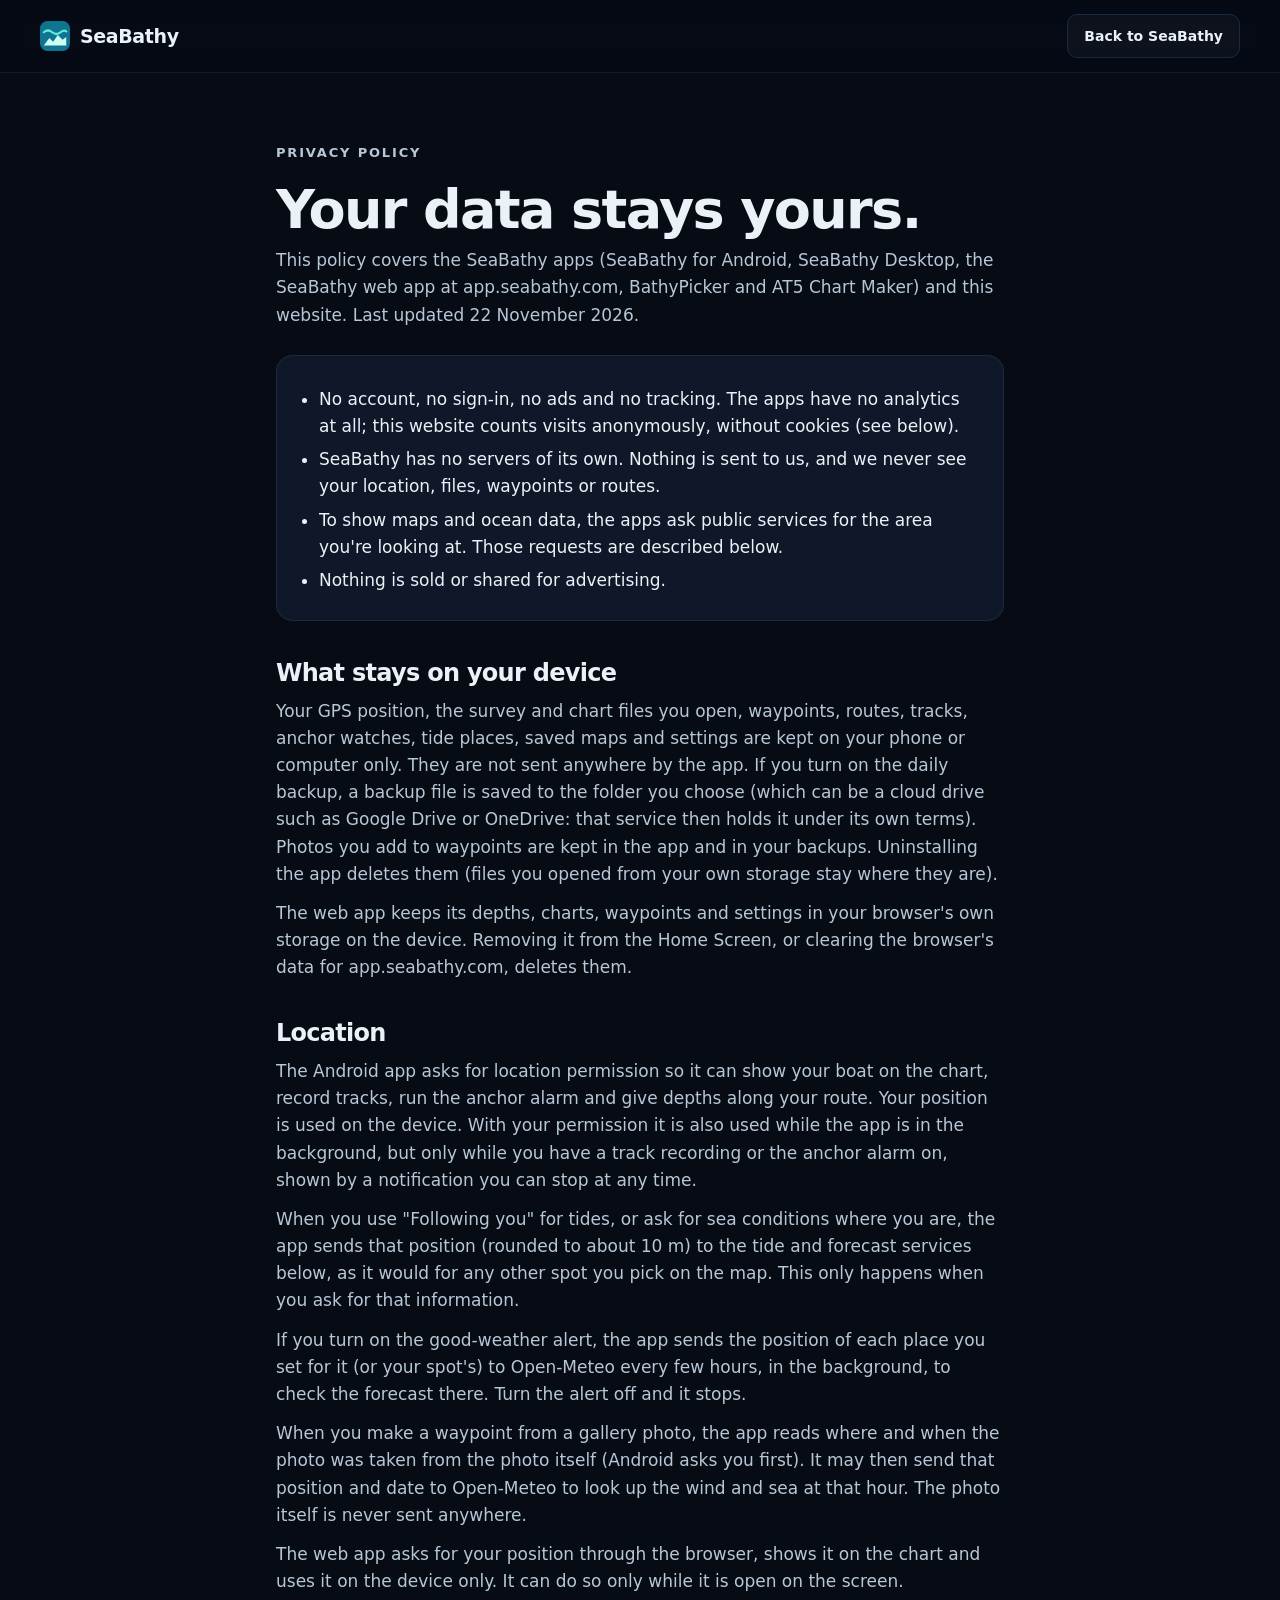
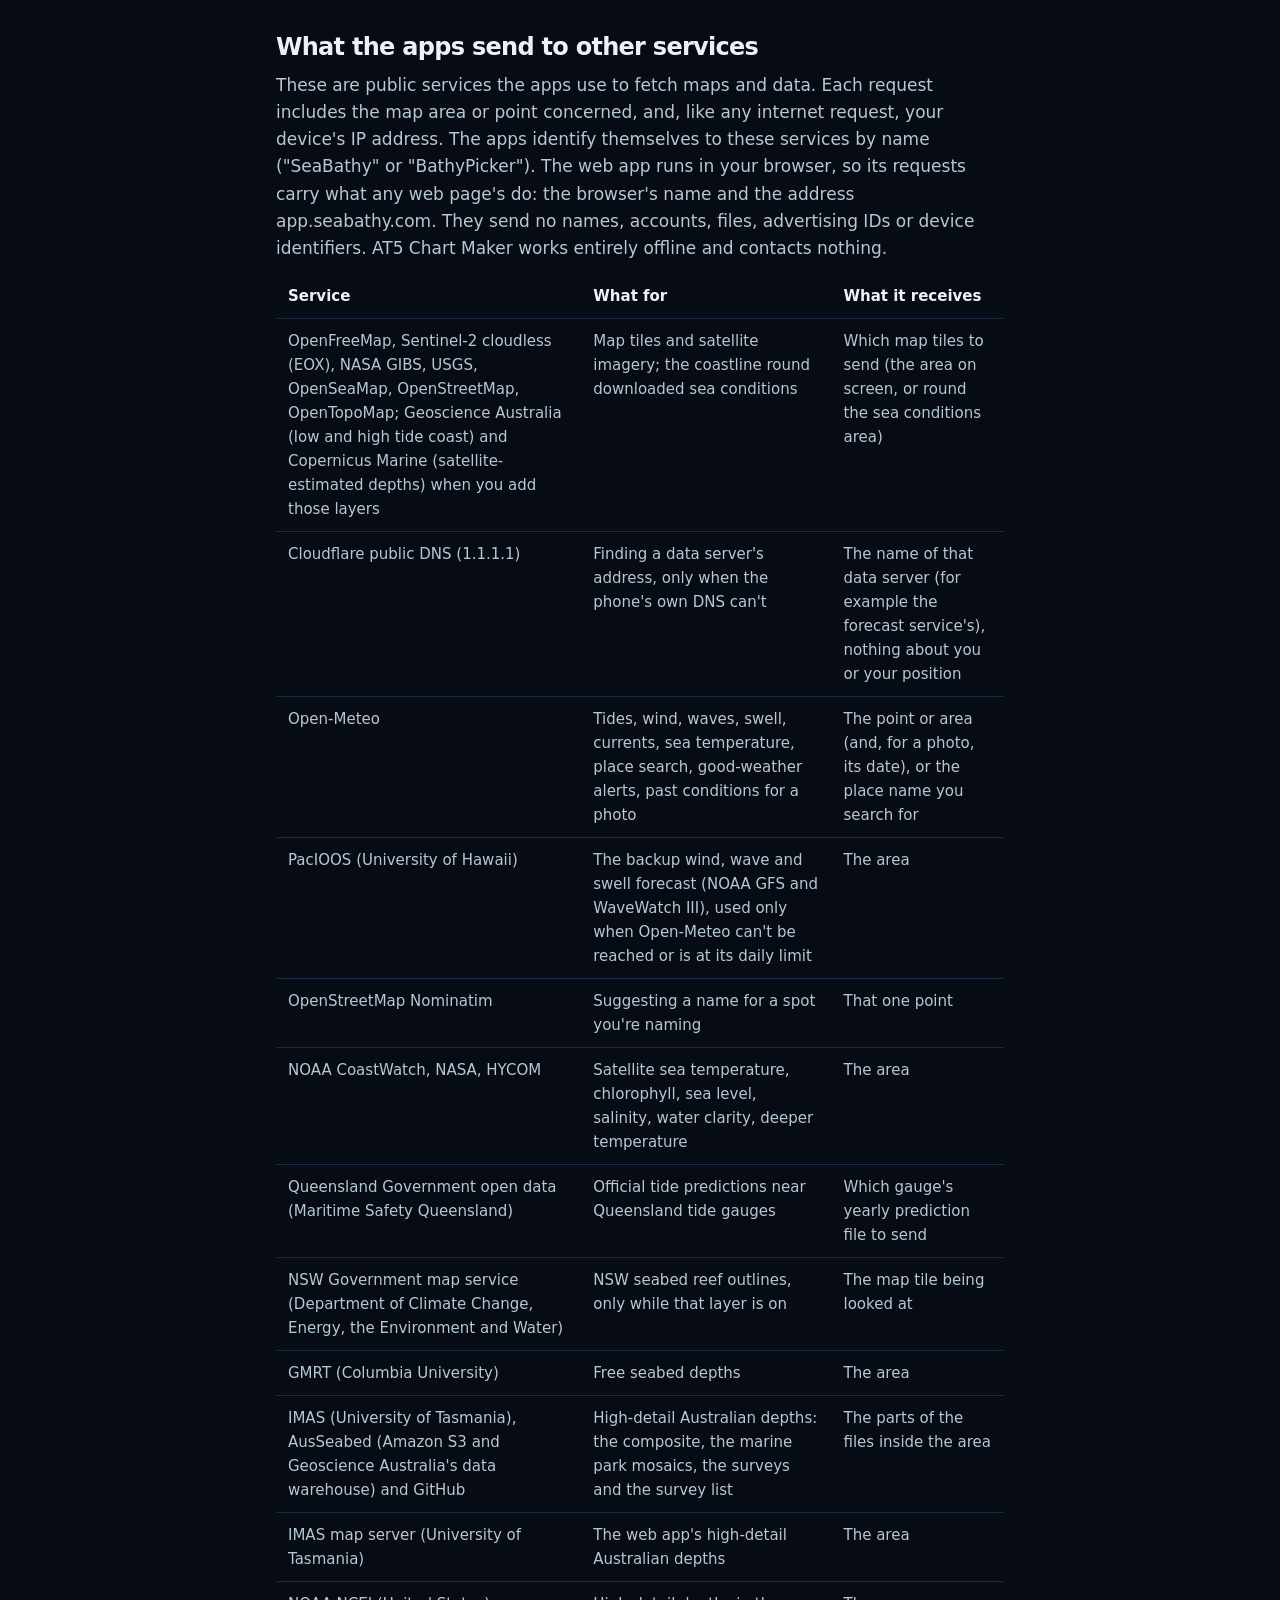
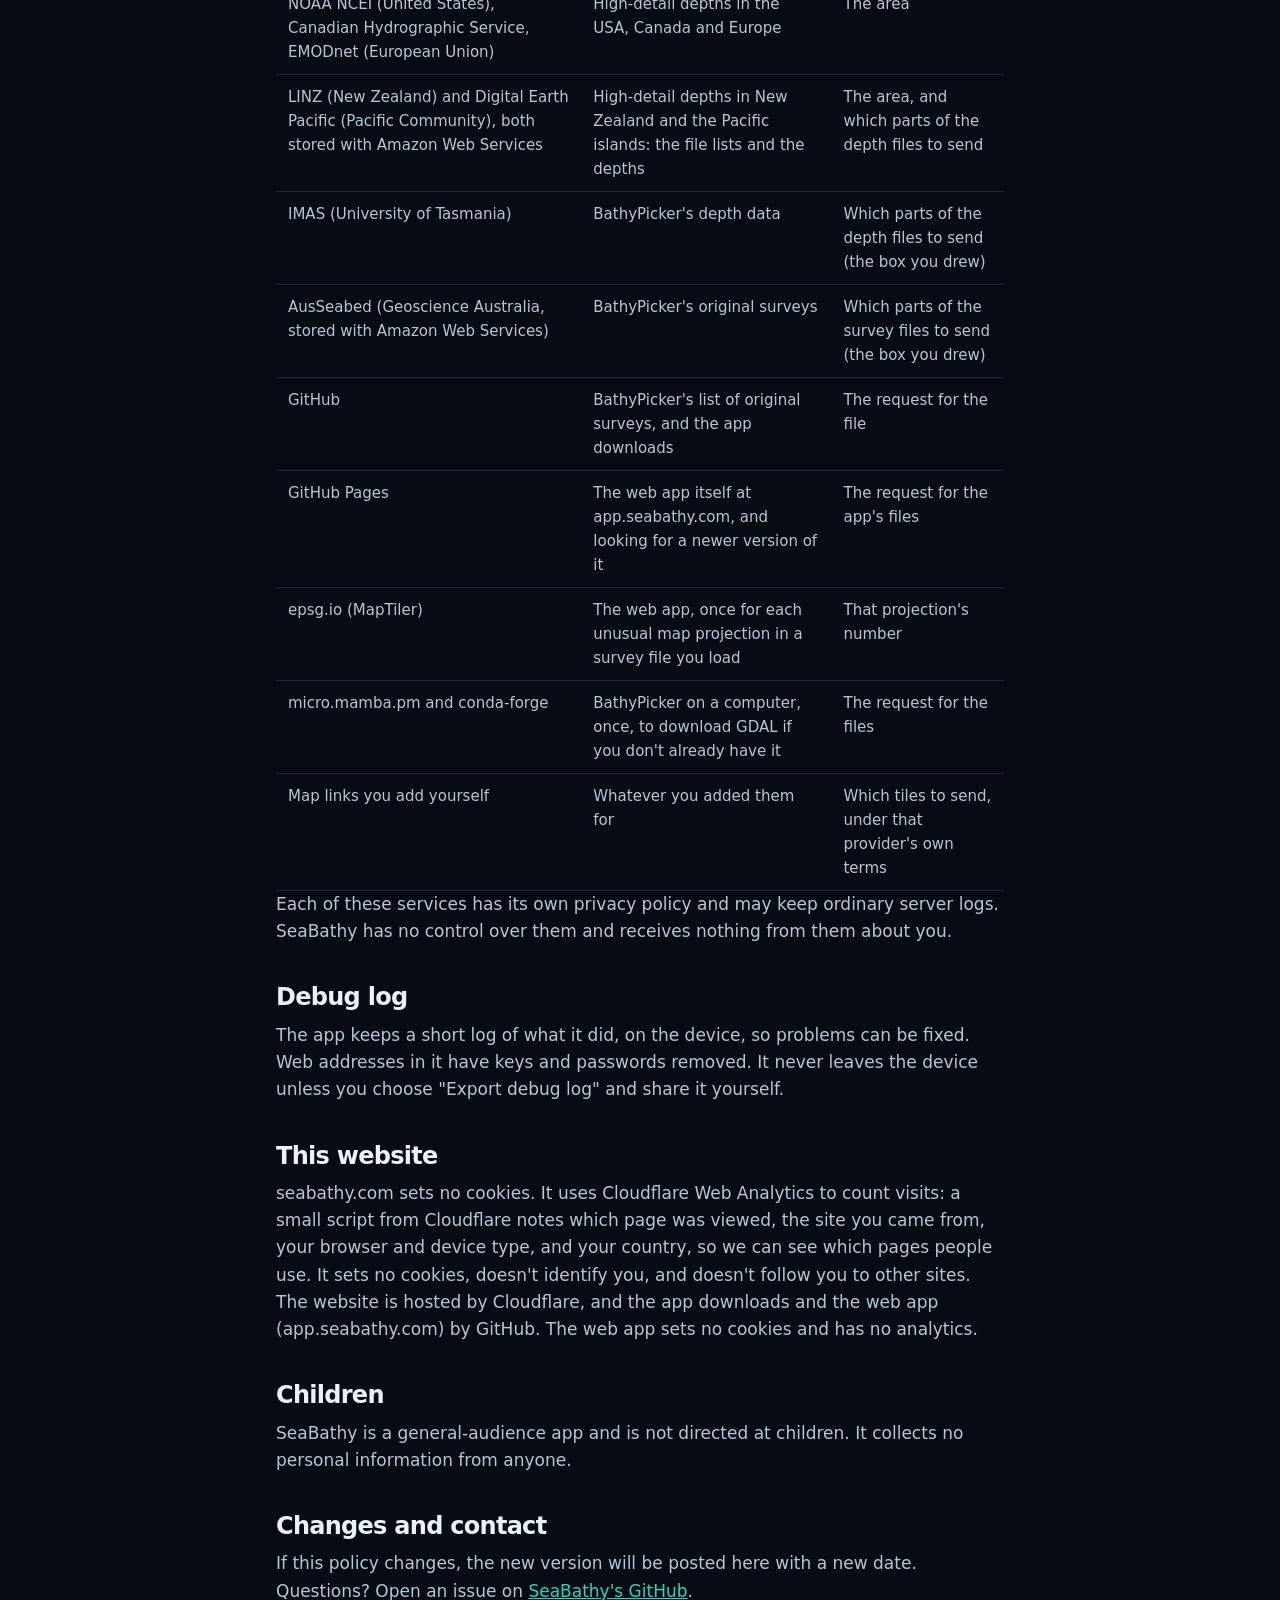
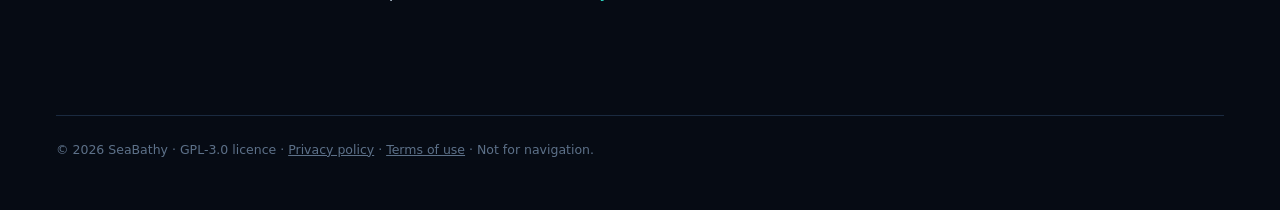
<file: privacy.html>
<!doctype html>
<html lang="en-AU">
<head>
  <meta charset="utf-8">
  <meta name="viewport" content="width=device-width, initial-scale=1">
  <title>Privacy policy · SeaBathy</title>
  <meta name="description" content="SeaBathy's privacy policy: no account, no ads, no tracking. What the apps send to map and ocean-data services, and why.">
  <link rel="canonical" href="https://seabathy.com/privacy">
  <meta property="og:type" content="article">
  <meta property="og:title" content="SeaBathy privacy policy">
  <meta property="og:description" content="No account, no ads, no tracking. What the SeaBathy apps send to map and ocean-data services, and why.">
  <meta property="og:url" content="https://seabathy.com/privacy">
  <meta property="og:image" content="https://seabathy.com/img/og-seabed.jpg">
  <link rel="icon" href="/favicon.ico" sizes="48x48">
  <link rel="icon" href="/img/icon-48.png" type="image/png" sizes="48x48">
  <link rel="icon" href="/favicon.svg" type="image/svg+xml">
  <link rel="apple-touch-icon" href="/apple-touch-icon.png">
  <link rel="manifest" href="/site.webmanifest">
  <link rel="stylesheet" href="/css/site.css?v=10">
  <style>
    .policy { max-width: 760px; margin: 0 auto; padding: 70px 16px 40px; }
    .policy h1 { font-size: clamp(36px, 5vw, 54px); font-weight: 820; margin-bottom: 10px; }
    .policy h2 { font-size: 24px; font-weight: 800; margin: 40px 0 12px; }
    .policy p, .policy li { color: #b7c7d6; }
    .policy p + p { margin-top: 12px; }
    .policy ul { padding-left: 20px; margin: 10px 0 0; }
    .policy li { margin: 6px 0; }
    .policy table { width: 100%; border-collapse: collapse; margin-top: 12px; font-size: 15px; }
    .policy th, .policy td { text-align: left; padding: 10px 12px; border-bottom: 1px solid var(--line); vertical-align: top; }
    .policy th { color: var(--text); }
    .policy td { color: #b7c7d6; }
    .policy .summary { margin-top: 26px; padding: 20px 22px; border-radius: 16px; background: var(--surface); border: 1px solid var(--line); }
    .policy .summary li { color: var(--text); }
    .policy a { color: var(--accent); }
  </style>
</head>
<body>
<header class="nav">
  <a class="brand" href="/" aria-label="SeaBathy home">
    <svg class="brand-mark" viewBox="0 0 32 32" aria-hidden="true"><rect width="32" height="32" rx="8" fill="#0e7490"/><path d="M4 12c3-2.5 6-2.5 9 0s6 2.5 9 0 4.5-2 6-1" fill="none" stroke="#5eead4" stroke-width="2.4" stroke-linecap="round"/><path d="M4 26l6-8 4 4 5-7 5 5 4-3v9z" fill="#ccfbf1"/></svg>
    <span>SeaBathy</span>
  </a>
  <a class="btn btn-small btn-ghost" href="/">Back to SeaBathy</a>
</header>

<main class="policy">
  <p class="eyebrow">Privacy policy</p>
  <h1>Your data stays yours.</h1>
  <p>This policy covers the SeaBathy apps (SeaBathy for Android, SeaBathy Desktop, the SeaBathy web app at app.seabathy.com, BathyPicker and AT5 Chart Maker) and this website. Last updated 22 November 2026.</p>

  <div class="summary">
    <ul>
      <li>No account, no sign-in, no ads and no tracking. The apps have no analytics at all; this website counts visits anonymously, without cookies (see below).</li>
      <li>SeaBathy has no servers of its own. Nothing is sent to us, and we never see your location, files, waypoints or routes.</li>
      <li>To show maps and ocean data, the apps ask public services for the area you're looking at. Those requests are described below.</li>
      <li>Nothing is sold or shared for advertising.</li>
    </ul>
  </div>

  <h2>What stays on your device</h2>
  <p>Your GPS position, the survey and chart files you open, waypoints, routes, tracks, anchor watches, tide places, saved maps and settings are kept on your phone or computer only. They are not sent anywhere by the app. If you turn on the daily backup, a backup file is saved to the folder you choose (which can be a cloud drive such as Google Drive or OneDrive: that service then holds it under its own terms). Photos you add to waypoints are kept in the app and in your backups. Uninstalling the app deletes them (files you opened from your own storage stay where they are).</p>

  <p>The web app keeps its depths, charts, waypoints and settings in your browser's own storage on the device. Removing it from the Home Screen, or clearing the browser's data for app.seabathy.com, deletes them.</p>

  <h2>Location</h2>
  <p>The Android app asks for location permission so it can show your boat on the chart, record tracks, run the anchor alarm and give depths along your route. Your position is used on the device. With your permission it is also used while the app is in the background, but only while you have a track recording or the anchor alarm on, shown by a notification you can stop at any time.</p>
  <p>When you use "Following you" for tides, or ask for sea conditions where you are, the app sends that position (rounded to about 10 m) to the tide and forecast services below, as it would for any other spot you pick on the map. This only happens when you ask for that information.</p>
  <p>If you turn on the good-weather alert, the app sends the position of each place you set for it (or your spot's) to Open-Meteo every few hours, in the background, to check the forecast there. Turn the alert off and it stops.</p>
  <p>When you make a waypoint from a gallery photo, the app reads where and when the photo was taken from the photo itself (Android asks you first). It may then send that position and date to Open-Meteo to look up the wind and sea at that hour. The photo itself is never sent anywhere.</p>

  <p>The web app asks for your position through the browser, shows it on the chart and uses it on the device only. It can do so only while it is open on the screen.</p>

  <h2>What the apps send to other services</h2>
  <p>These are public services the apps use to fetch maps and data. Each request includes the map area or point concerned, and, like any internet request, your device's IP address. The apps identify themselves to these services by name ("SeaBathy" or "BathyPicker"). The web app runs in your browser, so its requests carry what any web page's do: the browser's name and the address app.seabathy.com. They send no names, accounts, files, advertising IDs or device identifiers. AT5 Chart Maker works entirely offline and contacts nothing.</p>
  <table>
    <tr><th>Service</th><th>What for</th><th>What it receives</th></tr>
    <tr><td>OpenFreeMap, Sentinel-2 cloudless (EOX), NASA GIBS, USGS, OpenSeaMap, OpenStreetMap, OpenTopoMap; Geoscience Australia (low and high tide coast) and Copernicus Marine (satellite-estimated depths) when you add those layers</td><td>Map tiles and satellite imagery; the coastline round downloaded sea conditions</td><td>Which map tiles to send (the area on screen, or round the sea conditions area)</td></tr>
    <tr><td>Cloudflare public DNS (1.1.1.1)</td><td>Finding a data server's address, only when the phone's own DNS can't</td><td>The name of that data server (for example the forecast service's), nothing about you or your position</td></tr>
    <tr><td>Open-Meteo</td><td>Tides, wind, waves, swell, currents, sea temperature, place search, good-weather alerts, past conditions for a photo</td><td>The point or area (and, for a photo, its date), or the place name you search for</td></tr>
    <tr><td>PacIOOS (University of Hawaii)</td><td>The backup wind, wave and swell forecast (NOAA GFS and WaveWatch III), used only when Open-Meteo can't be reached or is at its daily limit</td><td>The area</td></tr>
    <tr><td>OpenStreetMap Nominatim</td><td>Suggesting a name for a spot you're naming</td><td>That one point</td></tr>
    <tr><td>NOAA CoastWatch, NASA, HYCOM</td><td>Satellite sea temperature, chlorophyll, sea level, salinity, water clarity, deeper temperature</td><td>The area</td></tr>
    <tr><td>Queensland Government open data (Maritime Safety Queensland)</td><td>Official tide predictions near Queensland tide gauges</td><td>Which gauge's yearly prediction file to send</td></tr>
    <tr><td>NSW Government map service (Department of Climate Change, Energy, the Environment and Water)</td><td>NSW seabed reef outlines, only while that layer is on</td><td>The map tile being looked at</td></tr>
    <tr><td>GMRT (Columbia University)</td><td>Free seabed depths</td><td>The area</td></tr>
    <tr><td>IMAS (University of Tasmania), AusSeabed (Amazon S3 and Geoscience Australia's data warehouse) and GitHub</td><td>High-detail Australian depths: the composite, the marine park mosaics, the surveys and the survey list</td><td>The parts of the files inside the area</td></tr>
    <tr><td>IMAS map server (University of Tasmania)</td><td>The web app's high-detail Australian depths</td><td>The area</td></tr>
    <tr><td>NOAA NCEI (United States), Canadian Hydrographic Service, EMODnet (European Union)</td><td>High-detail depths in the USA, Canada and Europe</td><td>The area</td></tr>
    <tr><td>LINZ (New Zealand) and Digital Earth Pacific (Pacific Community), both stored with Amazon Web Services</td><td>High-detail depths in New Zealand and the Pacific islands: the file lists and the depths</td><td>The area, and which parts of the depth files to send</td></tr>
    <tr><td>IMAS (University of Tasmania)</td><td>BathyPicker's depth data</td><td>Which parts of the depth files to send (the box you drew)</td></tr>
    <tr><td>AusSeabed (Geoscience Australia, stored with Amazon Web Services)</td><td>BathyPicker's original surveys</td><td>Which parts of the survey files to send (the box you drew)</td></tr>
    <tr><td>GitHub</td><td>BathyPicker's list of original surveys, and the app downloads</td><td>The request for the file</td></tr>
    <tr><td>GitHub Pages</td><td>The web app itself at app.seabathy.com, and looking for a newer version of it</td><td>The request for the app's files</td></tr>
    <tr><td>epsg.io (MapTiler)</td><td>The web app, once for each unusual map projection in a survey file you load</td><td>That projection's number</td></tr>
    <tr><td>micro.mamba.pm and conda-forge</td><td>BathyPicker on a computer, once, to download GDAL if you don't already have it</td><td>The request for the files</td></tr>
    <tr><td>Map links you add yourself</td><td>Whatever you added them for</td><td>Which tiles to send, under that provider's own terms</td></tr>
  </table>
  <p>Each of these services has its own privacy policy and may keep ordinary server logs. SeaBathy has no control over them and receives nothing from them about you.</p>

  <h2>Debug log</h2>
  <p>The app keeps a short log of what it did, on the device, so problems can be fixed. Web addresses in it have keys and passwords removed. It never leaves the device unless you choose "Export debug log" and share it yourself.</p>

  <h2>This website</h2>
  <p>seabathy.com sets no cookies. It uses Cloudflare Web Analytics to count visits: a small script from Cloudflare notes which page was viewed, the site you came from, your browser and device type, and your country, so we can see which pages people use. It sets no cookies, doesn't identify you, and doesn't follow you to other sites. The website is hosted by Cloudflare, and the app downloads and the web app (app.seabathy.com) by GitHub. The web app sets no cookies and has no analytics.</p>

  <h2>Children</h2>
  <p>SeaBathy is a general-audience app and is not directed at children. It collects no personal information from anyone.</p>

  <h2>Changes and contact</h2>
  <p>If this policy changes, the new version will be posted here with a new date. Questions? Open an issue on <a href="https://github.com/SeaBathy">SeaBathy's GitHub</a>.</p>
</main>

<footer class="footer">
  <p class="footer-fine">© 2026 SeaBathy · GPL-3.0 licence · <a href="/privacy">Privacy policy</a> · <a href="/terms">Terms of use</a> · Not for navigation.</p>
</footer>
</body>
</html>
</file>
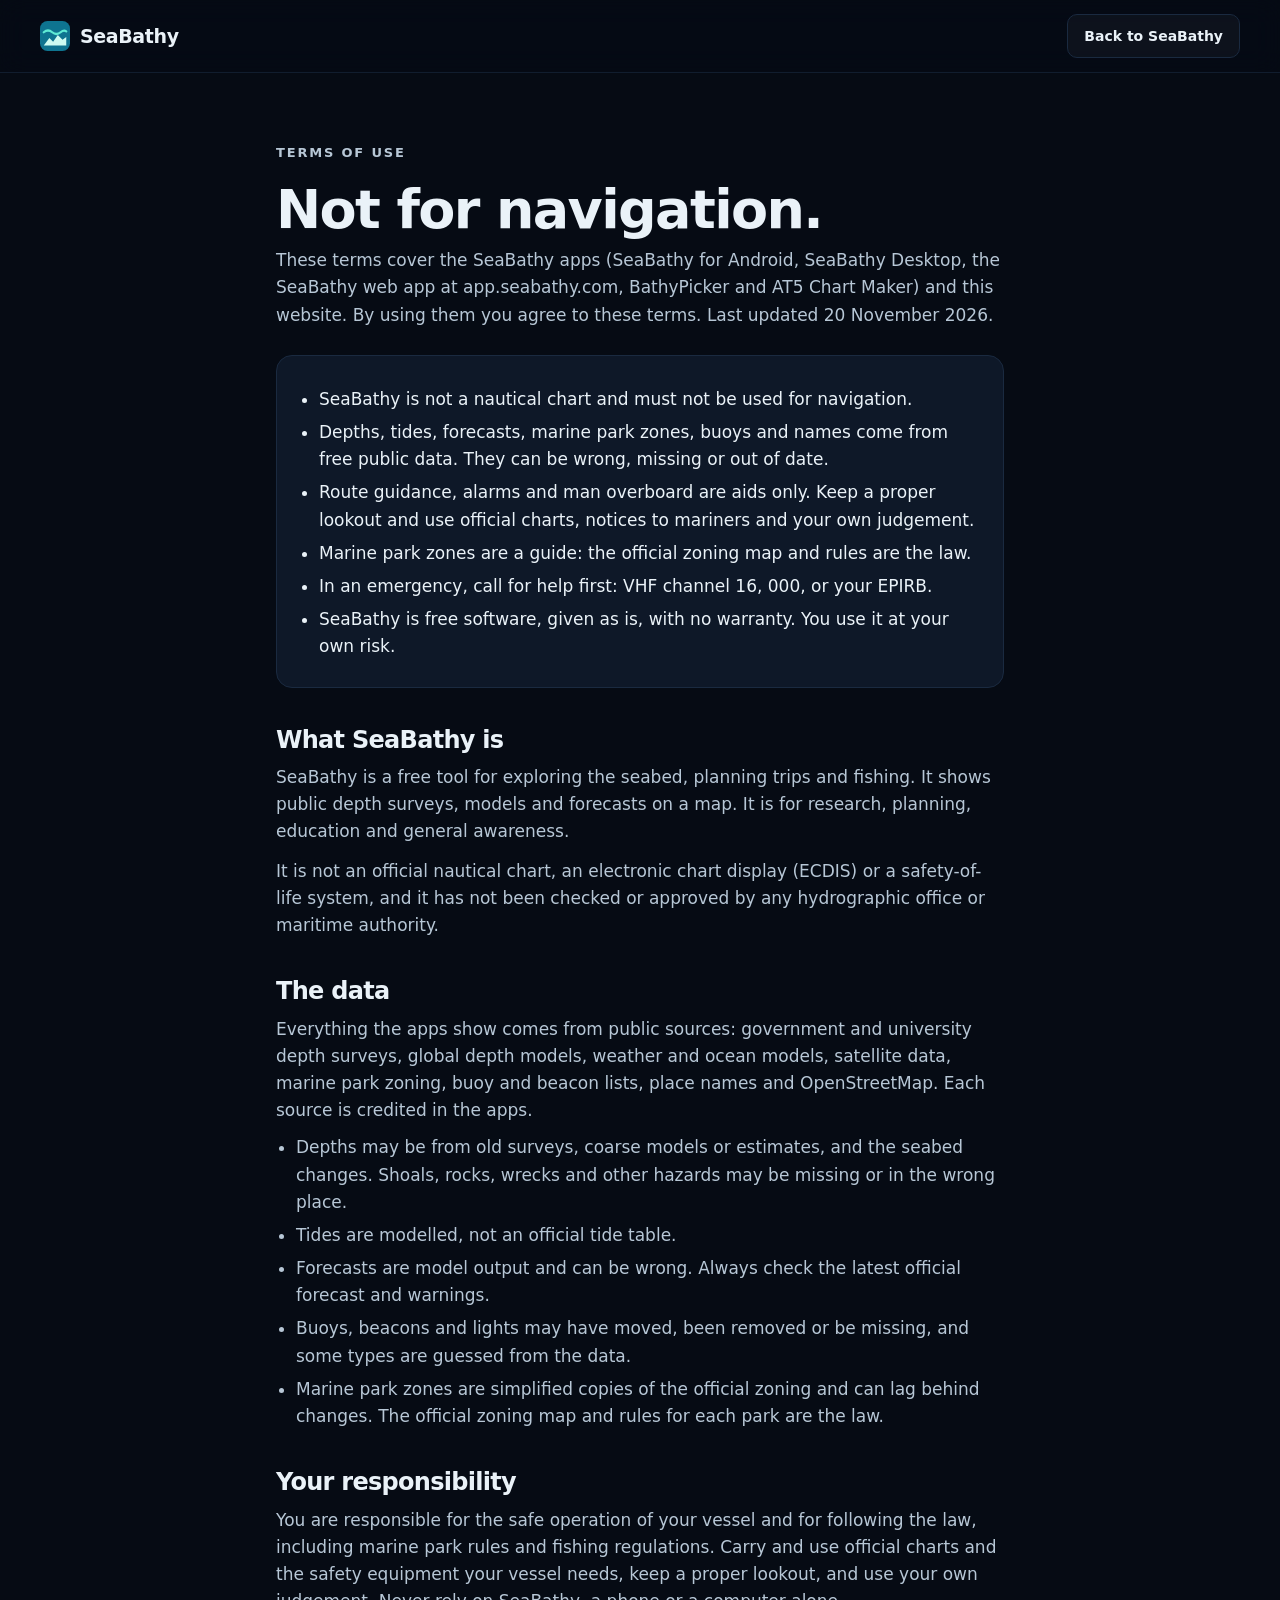
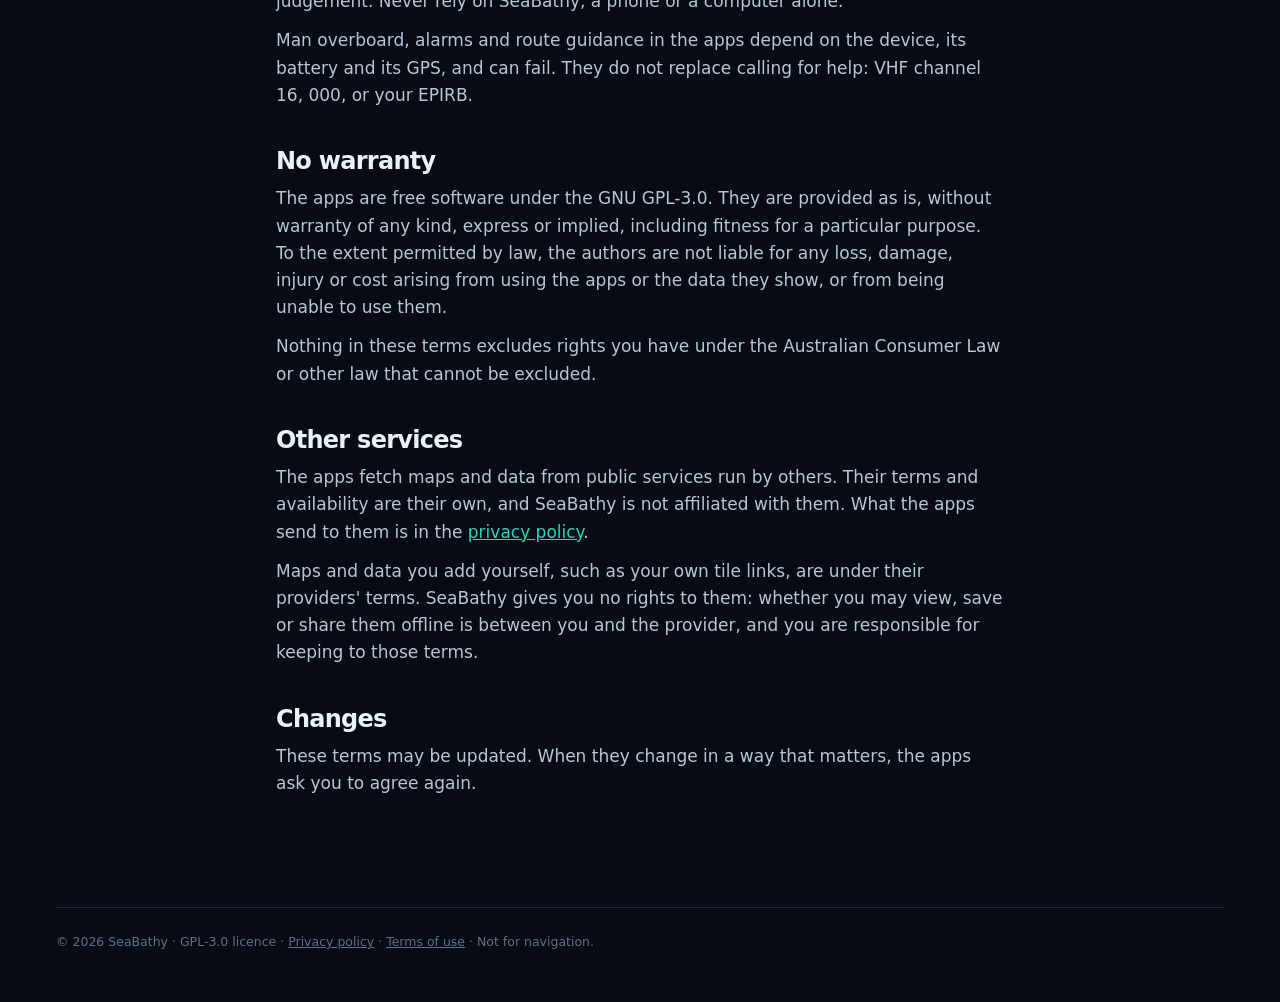
<file: terms.html>
<!doctype html>
<html lang="en-AU">
<head>
  <meta charset="utf-8">
  <meta name="viewport" content="width=device-width, initial-scale=1">
  <title>Terms of use · SeaBathy</title>
  <meta name="description" content="SeaBathy's terms of use: not for navigation, public data that can be wrong, and free software with no warranty.">
  <link rel="canonical" href="https://seabathy.com/terms">
  <meta property="og:type" content="article">
  <meta property="og:title" content="SeaBathy terms of use">
  <meta property="og:description" content="Not for navigation. What SeaBathy is, what it isn't, and the terms you agree to when you use it.">
  <meta property="og:url" content="https://seabathy.com/terms">
  <meta property="og:image" content="https://seabathy.com/img/og-seabed.jpg">
  <link rel="icon" href="/favicon.ico" sizes="48x48">
  <link rel="icon" href="/img/icon-48.png" type="image/png" sizes="48x48">
  <link rel="icon" href="/favicon.svg" type="image/svg+xml">
  <link rel="apple-touch-icon" href="/apple-touch-icon.png">
  <link rel="manifest" href="/site.webmanifest">
  <link rel="stylesheet" href="/css/site.css?v=10">
  <style>
    .policy { max-width: 760px; margin: 0 auto; padding: 70px 16px 40px; }
    .policy h1 { font-size: clamp(36px, 5vw, 54px); font-weight: 820; margin-bottom: 10px; }
    .policy h2 { font-size: 24px; font-weight: 800; margin: 40px 0 12px; }
    .policy p, .policy li { color: #b7c7d6; }
    .policy p + p { margin-top: 12px; }
    .policy ul { padding-left: 20px; margin: 10px 0 0; }
    .policy li { margin: 6px 0; }
    .policy table { width: 100%; border-collapse: collapse; margin-top: 12px; font-size: 15px; }
    .policy th, .policy td { text-align: left; padding: 10px 12px; border-bottom: 1px solid var(--line); vertical-align: top; }
    .policy th { color: var(--text); }
    .policy td { color: #b7c7d6; }
    .policy .summary { margin-top: 26px; padding: 20px 22px; border-radius: 16px; background: var(--surface); border: 1px solid var(--line); }
    .policy .summary li { color: var(--text); }
    .policy a { color: var(--accent); }
  </style>
</head>
<body>
<header class="nav">
  <a class="brand" href="/" aria-label="SeaBathy home">
    <svg class="brand-mark" viewBox="0 0 32 32" aria-hidden="true"><rect width="32" height="32" rx="8" fill="#0e7490"/><path d="M4 12c3-2.5 6-2.5 9 0s6 2.5 9 0 4.5-2 6-1" fill="none" stroke="#5eead4" stroke-width="2.4" stroke-linecap="round"/><path d="M4 26l6-8 4 4 5-7 5 5 4-3v9z" fill="#ccfbf1"/></svg>
    <span>SeaBathy</span>
  </a>
  <a class="btn btn-small btn-ghost" href="/">Back to SeaBathy</a>
</header>

<main class="policy">
  <p class="eyebrow">Terms of use</p>
  <h1>Not for navigation.</h1>
  <p>These terms cover the SeaBathy apps (SeaBathy for Android, SeaBathy Desktop, the SeaBathy web app at app.seabathy.com, BathyPicker and AT5 Chart Maker) and this website. By using them you agree to these terms. Last updated 20 November 2026.</p>

  <div class="summary">
    <ul>
      <li>SeaBathy is not a nautical chart and must not be used for navigation.</li>
      <li>Depths, tides, forecasts, marine park zones, buoys and names come from free public data. They can be wrong, missing or out of date.</li>
      <li>Route guidance, alarms and man overboard are aids only. Keep a proper lookout and use official charts, notices to mariners and your own judgement.</li>
      <li>Marine park zones are a guide: the official zoning map and rules are the law.</li>
      <li>In an emergency, call for help first: VHF channel 16, 000, or your EPIRB.</li>
      <li>SeaBathy is free software, given as is, with no warranty. You use it at your own risk.</li>
    </ul>
  </div>

  <h2>What SeaBathy is</h2>
  <p>SeaBathy is a free tool for exploring the seabed, planning trips and fishing. It shows public depth surveys, models and forecasts on a map. It is for research, planning, education and general awareness.</p>
  <p>It is not an official nautical chart, an electronic chart display (ECDIS) or a safety-of-life system, and it has not been checked or approved by any hydrographic office or maritime authority.</p>

  <h2>The data</h2>
  <p>Everything the apps show comes from public sources: government and university depth surveys, global depth models, weather and ocean models, satellite data, marine park zoning, buoy and beacon lists, place names and OpenStreetMap. Each source is credited in the apps.</p>
  <ul>
    <li>Depths may be from old surveys, coarse models or estimates, and the seabed changes. Shoals, rocks, wrecks and other hazards may be missing or in the wrong place.</li>
    <li>Tides are modelled, not an official tide table.</li>
    <li>Forecasts are model output and can be wrong. Always check the latest official forecast and warnings.</li>
    <li>Buoys, beacons and lights may have moved, been removed or be missing, and some types are guessed from the data.</li>
    <li>Marine park zones are simplified copies of the official zoning and can lag behind changes. The official zoning map and rules for each park are the law.</li>
  </ul>

  <h2>Your responsibility</h2>
  <p>You are responsible for the safe operation of your vessel and for following the law, including marine park rules and fishing regulations. Carry and use official charts and the safety equipment your vessel needs, keep a proper lookout, and use your own judgement. Never rely on SeaBathy, a phone or a computer alone.</p>
  <p>Man overboard, alarms and route guidance in the apps depend on the device, its battery and its GPS, and can fail. They do not replace calling for help: VHF channel 16, 000, or your EPIRB.</p>

  <h2>No warranty</h2>
  <p>The apps are free software under the GNU GPL-3.0. They are provided as is, without warranty of any kind, express or implied, including fitness for a particular purpose. To the extent permitted by law, the authors are not liable for any loss, damage, injury or cost arising from using the apps or the data they show, or from being unable to use them.</p>
  <p>Nothing in these terms excludes rights you have under the Australian Consumer Law or other law that cannot be excluded.</p>

  <h2>Other services</h2>
  <p>The apps fetch maps and data from public services run by others. Their terms and availability are their own, and SeaBathy is not affiliated with them. What the apps send to them is in the <a href="/privacy">privacy policy</a>.</p>
  <p>Maps and data you add yourself, such as your own tile links, are under their providers' terms. SeaBathy gives you no rights to them: whether you may view, save or share them offline is between you and the provider, and you are responsible for keeping to those terms.</p>

  <h2>Changes</h2>
  <p>These terms may be updated. When they change in a way that matters, the apps ask you to agree again.</p>
</main>

<footer class="footer">
  <p class="footer-fine">© 2026 SeaBathy · GPL-3.0 licence · <a href="/privacy">Privacy policy</a> · <a href="/terms">Terms of use</a> · Not for navigation.</p>
</footer>
</body>
</html>
</file>
<file: css/site.css>
/* SeaBathy website. Dark, bold, minimal. No fonts or scripts from other sites. */

:root {
  --bg: #060b14;
  --bg-2: #0a1220;
  --surface: #0e1828;
  --line: #1a2a40;
  --text: #eaf2f8;
  --muted: #8fa4b9;
  --accent: #2dd4bf;
  --accent-2: #22d3ee;
  --accent-ink: #032b2a;
  --radius: 18px;
  --max: 1200px;
  --font: ui-sans-serif, system-ui, -apple-system, "Segoe UI", Roboto, "Helvetica Neue", Arial, sans-serif;
  --mono: ui-monospace, "SFMono-Regular", "Cascadia Mono", Consolas, monospace;
  color-scheme: dark;
}

* { box-sizing: border-box; }
html { scroll-behavior: smooth; -webkit-text-size-adjust: 100%; }
body {
  margin: 0;
  background: var(--bg);
  color: var(--text);
  font: 17px/1.6 var(--font);
  -webkit-font-smoothing: antialiased;
  overflow-x: hidden;
}
img { max-width: 100%; display: block; }
a { color: inherit; }
h1, h2, h3 { margin: 0; letter-spacing: -0.03em; line-height: 1.02; }
p { margin: 0; }
.mono { font-family: var(--mono); }
.accent {
  background: linear-gradient(92deg, var(--accent) 10%, var(--accent-2) 90%);
  -webkit-background-clip: text;
  background-clip: text;
  color: transparent;
}
.eyebrow {
  font-size: 13px;
  font-weight: 700;
  letter-spacing: 0.14em;
  text-transform: uppercase;
  color: var(--accent);
  margin-bottom: 18px;
}
.tag {
  display: inline-block;
  font-size: 12px;
  font-weight: 700;
  letter-spacing: 0.1em;
  text-transform: uppercase;
  color: var(--accent);
  margin-bottom: 10px;
}

/* ---------------------------------------------------------------- buttons */
.btn {
  display: inline-flex;
  align-items: center;
  gap: 8px;
  padding: 14px 22px;
  border-radius: 12px;
  font-weight: 700;
  font-size: 16px;
  text-decoration: none;
  border: 1px solid transparent;
  transition: transform 0.15s ease, background 0.15s ease, border-color 0.15s ease, box-shadow 0.15s ease;
  white-space: nowrap;
}
.btn:hover { transform: translateY(-1px); }
.btn-primary {
  background: linear-gradient(135deg, var(--accent), var(--accent-2));
  color: var(--accent-ink);
  box-shadow: 0 10px 30px -10px rgba(45, 212, 191, 0.55);
}
.btn-primary:hover { box-shadow: 0 14px 36px -10px rgba(45, 212, 191, 0.75); }
.btn-ghost { border-color: var(--line); background: rgba(255, 255, 255, 0.03); color: var(--text); }
.btn-ghost:hover { border-color: #2c4566; background: rgba(255, 255, 255, 0.06); }
.btn-small { padding: 10px 16px; font-size: 14px; border-radius: 10px; }
.btn:focus-visible, a:focus-visible { outline: 2px solid var(--accent); outline-offset: 3px; }

/* ---------------------------------------------------------------- nav */
.nav {
  position: sticky;
  top: 0;
  z-index: 20;
  display: flex;
  align-items: center;
  justify-content: space-between;
  gap: 24px;
  padding: 14px max(16px, calc((100vw - var(--max)) / 2));
  background: rgba(6, 11, 20, 0.72);
  backdrop-filter: blur(14px) saturate(140%);
  -webkit-backdrop-filter: blur(14px) saturate(140%);
  border-bottom: 1px solid rgba(26, 42, 64, 0.6);
}
.brand { display: inline-flex; align-items: center; gap: 10px; font-weight: 800; font-size: 19px; letter-spacing: -0.02em; text-decoration: none; }
.brand-mark { width: 30px; height: 30px; }
.nav-links { display: flex; gap: 28px; }
.nav-links a { text-decoration: none; color: var(--muted); font-weight: 600; font-size: 15px; }
.nav-links a:hover { color: var(--text); }

/* ---------------------------------------------------------------- hero */
.hero {
  position: relative;
  min-height: min(880px, calc(100vh - 60px));
  display: flex;
  align-items: center;
  padding: 40px max(16px, calc((100vw - var(--max)) / 2));
  isolation: isolate;
  overflow: hidden;
}
.hero::before {
  content: "";
  position: absolute;
  inset: 0;
  z-index: -2;
  background:
    radial-gradient(60% 70% at 72% 55%, rgba(14, 116, 144, 0.28), transparent 70%),
    radial-gradient(40% 40% at 15% 20%, rgba(45, 212, 191, 0.08), transparent 70%);
}
.hero-copy { position: relative; z-index: 2; max-width: 480px; }
.hero h1 { font-size: clamp(54px, 7.4vw, 96px); font-weight: 850; margin-bottom: 26px; }
.lede { font-size: 19px; color: #b7c7d6; max-width: 470px; margin-bottom: 34px; }
.hero-actions { display: flex; flex-wrap: wrap; gap: 12px; }

/* The 3D sits to the right of the headline, never behind it, and fades in at its left edge. */
.hero-stage {
  position: absolute;
  z-index: 0;
  top: 0;
  bottom: 0;
  right: 0;
  left: calc(max(16px, (100vw - var(--max)) / 2) + 470px);
}
/* Soft left edge: a plain gradient on top (a mask on an animated canvas costs every frame). */
.hero-stage::before {
  content: "";
  position: absolute;
  z-index: 1;
  top: 0;
  bottom: 0;
  left: -1px;
  width: 14%;
  pointer-events: none;
  background: linear-gradient(90deg, var(--bg), rgba(6, 11, 20, 0));
}
#hero-canvas {
  width: 100%;
  height: 100%;
  display: block;
  opacity: 0;
  transition: opacity 1.4s ease;
  cursor: grab;
  touch-action: pan-y;
}
#hero-canvas:active { cursor: grabbing; }
.hero-ready #hero-canvas { opacity: 1; }
.hero-fallback { display: none; }
.no-webgl #hero-canvas { display: none; }
.no-webgl .hero-fallback {
  display: block;
  position: absolute;
  inset: 12% 0 12% 0;
  width: 100%;
  height: 76%;
  object-fit: cover;
  border-radius: var(--radius);
  opacity: 0.85;
  -webkit-mask-image: radial-gradient(closest-side, #000 70%, transparent);
  mask-image: radial-gradient(closest-side, #000 70%, transparent);
}
.no-webgl .hero-readout-live { display: none; }

.hero-readout {
  position: absolute;
  display: flex;
  gap: 6px;
  padding: 10px 14px;
  border-radius: 12px;
  background: rgba(10, 18, 32, 0.86);
  border: 1px solid rgba(45, 212, 191, 0.18);
  font-size: 13px;
  color: var(--muted);
  pointer-events: none;
}
.hero-readout-place { flex-direction: column; right: max(16px, calc((100vw - var(--max)) / 2)); bottom: 8%; text-align: right; z-index: 2; }
.hero-readout-place .mono { color: var(--accent); font-size: 14px; }
.hero-readout-live { z-index: 2; top: 9%; right: max(16px, calc((100vw - var(--max)) / 2)); gap: 22px; }
.hero-readout-live span { display: flex; flex-direction: column; }
.hero-readout-live small { font-size: 11px; letter-spacing: 0.08em; text-transform: uppercase; }
.hero-readout-live b { color: var(--text); font-size: 18px; font-weight: 700; min-width: 3ch; }
/* Wide / Close-up switch, under the live readout. */
.hero-scenes {
  position: absolute;
  z-index: 2;
  top: calc(9% + 74px);
  right: max(16px, calc((100vw - var(--max)) / 2));
  display: flex;
  padding: 4px;
  gap: 4px;
  border-radius: 12px;
  background: rgba(10, 18, 32, 0.86);
  border: 1px solid rgba(45, 212, 191, 0.18);
}
.hero-scenes button {
  font: 600 13px/1 var(--font);
  color: var(--muted);
  background: transparent;
  border: 0;
  border-radius: 8px;
  padding: 9px 14px;
  cursor: pointer;
}
.hero-scenes button:hover { color: var(--text); }
.hero-scenes button[aria-pressed="true"] { background: linear-gradient(135deg, var(--accent), var(--accent-2)); color: var(--accent-ink); }
.hero-scenes button:focus-visible { outline: 2px solid var(--accent); outline-offset: 2px; }
.no-webgl .hero-scenes { display: none; }
.hero-credit { position: absolute; right: max(16px, calc((100vw - var(--max)) / 2)); bottom: 3%; font-size: 11px; color: #5d7189; pointer-events: none; }

/* ---------------------------------------------------------------- stats */
.stats {
  display: grid;
  grid-template-columns: repeat(4, 1fr);
  max-width: var(--max);
  margin: 0 auto;
  border-top: 1px solid var(--line);
  border-bottom: 1px solid var(--line);
}
.stats div { padding: 30px 16px; text-align: center; border-left: 1px solid var(--line); }
.stats div:first-child { border-left: 0; }
.stats b { display: block; font-size: clamp(26px, 3.2vw, 38px); font-weight: 800; letter-spacing: -0.03em; }
.stats span { color: var(--muted); font-size: 14px; }

/* ---------------------------------------------------------------- sections */
.section { max-width: var(--max); margin: 0 auto; padding: 120px 16px 40px; }
.section-head { margin-bottom: 56px; }
.section h2 { font-size: clamp(38px, 5.4vw, 64px); font-weight: 820; }

/* app cards */
.apps { display: grid; grid-template-columns: repeat(2, 1fr); gap: 22px; }
/* An odd card left over at the end sits in the middle, not alone at the left. */
@media (min-width: 981px) {
  .apps > .app:last-child:nth-child(odd) { grid-column: 1 / -1; width: calc(50% - 11px); justify-self: center; }
}
.app {
  display: flex;
  flex-direction: column;
  background: linear-gradient(180deg, var(--surface), var(--bg-2));
  border: 1px solid var(--line);
  border-radius: 22px;
  overflow: hidden;
  transition: border-color 0.2s ease, transform 0.2s ease;
}
.app:hover { border-color: #24405f; transform: translateY(-3px); }
.app-media {
  height: 300px;
  padding: 28px 28px 0;
  display: flex;
  align-items: flex-end;
  justify-content: center;
  overflow: hidden;
  background: radial-gradient(80% 90% at 50% 100%, rgba(14, 116, 144, 0.32), transparent 70%);
}
.app-media .window { width: 100%; transform: translateY(14px); }
.app-media .phone { width: 172px; transform: translateY(70px); }
.app-body { padding: 26px 28px 28px; display: flex; flex-direction: column; gap: 6px; flex: 1; }
.app-body h3 { font-size: 28px; font-weight: 800; }
.app-body p:not(.tag) { color: var(--muted); }
.app-actions { display: flex; flex-wrap: wrap; gap: 10px; margin-top: auto; padding-top: 18px; }

/* device frames */
.window {
  border-radius: 14px;
  overflow: hidden;
  background: #0b1320;
  border: 1px solid #22344d;
  box-shadow: 0 40px 80px -30px rgba(0, 0, 0, 0.8), 0 0 0 1px rgba(255, 255, 255, 0.02) inset;
}
/* A plain frame: the screenshots are of Windows and Android apps, so no borrowed title bar. */
.window img { width: 100%; height: auto; }
.window { margin: 0; }
/* Two layers of one survey, side by side, with a label over each half. */
.split { position: relative; }
.split figcaption {
  position: absolute;
  left: 0;
  right: 0;
  bottom: 14px;
  display: flex;
  justify-content: space-between;
  padding: 0 14px;
  pointer-events: none;
}
.split figcaption span {
  font-size: 12.5px;
  font-weight: 700;
  letter-spacing: 0.02em;
  padding: 6px 10px;
  border-radius: 8px;
  background: rgba(6, 11, 20, 0.78);
  border: 1px solid rgba(255, 255, 255, 0.12);
}
.phone {
  border-radius: 34px;
  padding: 9px;
  background: linear-gradient(160deg, #273349, #0b111c);
  box-shadow: 0 40px 80px -30px rgba(0, 0, 0, 0.85), 0 0 0 1px #34445e inset;
}
.phone img { border-radius: 26px; width: 100%; height: auto; }

/* feature rows */
.feature {
  display: grid;
  grid-template-columns: 1.35fr 1fr;
  align-items: center;
  gap: 64px;
  margin-bottom: 120px;
}
.feature-flip { grid-template-columns: 1fr 1.35fr; }
.feature-flip .feature-media { order: 2; }
.feature-copy h3 { font-size: clamp(30px, 3.6vw, 44px); font-weight: 820; margin-bottom: 16px; }
.feature-copy p:not(.tag) { color: var(--muted); font-size: 19px; max-width: 420px; }
.feature-media { position: relative; }
.feature-media::before {
  content: "";
  position: absolute;
  inset: 8% -6%;
  z-index: -1;
  background: radial-gradient(closest-side, rgba(14, 116, 144, 0.35), transparent);
  filter: blur(20px);
}
.window-square { max-width: 520px; margin: 0 auto; }
.feature-phones .feature-media { display: flex; justify-content: center; gap: 26px; }
.feature-phones .phone { width: min(250px, 40%); }
.feature-phones .phone-offset { transform: translateY(48px); }

/* steps */
.steps { list-style: none; margin: 0; padding: 0; display: grid; grid-template-columns: repeat(3, 1fr); gap: 22px; }
.steps li { padding: 32px 28px; border-radius: 20px; background: var(--surface); border: 1px solid var(--line); }
.step-num {
  display: inline-grid;
  place-items: center;
  width: 42px;
  height: 42px;
  border-radius: 12px;
  margin-bottom: 22px;
  font-weight: 800;
  background: linear-gradient(135deg, var(--accent), var(--accent-2));
  color: var(--accent-ink);
}
.steps h3 { font-size: 24px; font-weight: 800; margin-bottom: 8px; }
.steps p { color: var(--muted); }
.steps b { color: var(--text); font-weight: 650; }
.guide-more { margin-top: 28px; text-align: center; }

/* ---------------------------------------------------------------- guide page */
.doc { max-width: 820px; margin: 0 auto; padding: 70px 16px 40px; }
.doc h1 { font-size: clamp(40px, 6vw, 60px); font-weight: 850; margin-bottom: 18px; }
.doc .lede { max-width: none; margin-bottom: 26px; }
.doc h2 { font-size: clamp(26px, 3.4vw, 34px); font-weight: 800; margin: 64px 0 14px; scroll-margin-top: 90px; }
.doc h3 { font-size: 19px; font-weight: 750; letter-spacing: -0.01em; margin: 28px 0 8px; }
.doc p, .doc li { color: #b7c7d6; }
.doc p + p { margin-top: 12px; }
.doc ol, .doc ul { padding-left: 22px; margin: 10px 0 0; }
.doc li + li { margin-top: 6px; }
.doc ol + p, .doc ul + p { margin-top: 14px; }
.doc b, .doc strong { color: var(--text); }
.doc a { color: var(--accent); }
.doc code { font: 14px var(--mono); background: var(--surface); border: 1px solid var(--line); border-radius: 6px; padding: 1px 6px; }
.toc { display: flex; flex-wrap: wrap; gap: 10px; margin: 22px 0 0; padding: 0; list-style: none; }
.toc a { display: inline-block; text-decoration: none; color: var(--text); font-weight: 600; font-size: 14.5px; padding: 8px 14px; border-radius: 10px; border: 1px solid var(--line); background: var(--surface); }
.toc a:hover { border-color: #2c4566; }
.paths { display: grid; grid-template-columns: repeat(3, 1fr); gap: 14px; margin-top: 18px; }
.paths div { padding: 18px 18px 16px; border-radius: 14px; background: var(--surface); border: 1px solid var(--line); }
.paths b { display: block; margin-bottom: 4px; }
.paths span { color: var(--muted); font-size: 15px; }
.doc .notice { margin-top: 40px; }

/* data */
.sources { list-style: none; margin: 0 0 32px; padding: 0; display: grid; grid-template-columns: repeat(3, 1fr); gap: 1px; background: var(--line); border: 1px solid var(--line); border-radius: 20px; overflow: hidden; }
.sources li { padding: 26px 24px; background: var(--bg-2); display: flex; flex-direction: column; gap: 4px; }
.sources b { font-size: 18px; }
.sources span { color: var(--muted); font-size: 14px; }
.notice {
  padding: 20px 24px;
  border-radius: 16px;
  border: 1px solid rgba(251, 191, 36, 0.3);
  background: rgba(251, 191, 36, 0.06);
  color: #d9c9a2;
  font-size: 15px;
}
.notice b { color: #fbbf24; margin-right: 6px; }

/* call to action */
.cta {
  max-width: var(--max);
  margin: 100px auto 0;
  padding: 90px 24px;
  text-align: center;
  border-radius: 28px;
  background:
    radial-gradient(70% 120% at 50% 0%, rgba(45, 212, 191, 0.22), transparent 70%),
    var(--surface);
  border: 1px solid var(--line);
}
.cta h1, .cta h2 { font-size: clamp(34px, 4.6vw, 56px); font-weight: 820; margin-bottom: 14px; }
.cta p { color: var(--muted); margin-bottom: 30px; }
.cta .hero-actions { justify-content: center; }

/* footer */
.footer {
  max-width: var(--max);
  margin: 0 auto;
  padding: 70px 16px 50px;
  display: grid;
  grid-template-columns: 1.2fr 1fr;
  gap: 30px;
}
.footer-brand p { color: var(--muted); margin-top: 10px; font-size: 15px; }
.footer-links { display: grid; grid-template-columns: 1fr 1fr; gap: 10px 24px; align-content: start; }
.footer-links a { color: var(--muted); text-decoration: none; font-size: 15px; }
.footer-links a:hover { color: var(--text); }
.footer-fine { grid-column: 1 / -1; color: #5d7189; font-size: 12.5px; border-top: 1px solid var(--line); padding-top: 24px; }

/* reveal on scroll */
.reveal { opacity: 0; transform: translateY(26px); transition: opacity 0.8s ease, transform 0.8s ease; }
.reveal.in { opacity: 1; transform: none; }

/* ---------------------------------------------------------------- smaller screens */
/* Everything in it */
.all-features { display: grid; grid-template-columns: repeat(4, 1fr); gap: 18px; }
.all-features > div { background: var(--surface); border: 1px solid var(--line); border-radius: var(--radius); padding: 22px 20px; }
.all-features h3 { font-size: 17px; font-weight: 750; margin-bottom: 12px; color: var(--text); }
.all-features ul { list-style: none; margin: 0; padding: 0; }
.all-features li { color: var(--muted); font-size: 14.5px; line-height: 1.45; padding: 5px 0 5px 18px; position: relative; }
.all-features li::before { content: ""; position: absolute; left: 2px; top: 12px; width: 7px; height: 7px; border-radius: 50%; background: var(--accent); }
.all-note { color: var(--muted); font-size: 13px; margin-top: 22px; text-align: center; }
@media (max-width: 1000px) { .all-features { grid-template-columns: 1fr 1fr; } }
@media (max-width: 560px) { .all-features { grid-template-columns: 1fr; } }

@media (max-width: 1320px) {
  .feature-media::before { inset: 8% 0; }   /* the glow stays within the screen */
}
@media (max-width: 980px) {
  .nav-links { display: none; }
  .hero { flex-direction: column; align-items: stretch; padding-top: 48px; padding-bottom: 0; min-height: 0; }
  .hero-copy { max-width: none; }
  .hero-stage { position: relative; left: auto; right: auto; width: auto; height: min(72vw, 560px); margin: 10px -16px 0; }
  .hero-stage::before { display: none; }
  .hero-readout-place { right: 16px; bottom: 22px; }
  .hero-readout-live { top: 8px; right: 16px; }
  .hero-scenes { top: 74px; right: 16px; }
  .hero-credit { right: 16px; bottom: 2px; }
  .apps { grid-template-columns: 1fr; }
  .feature, .feature-flip { grid-template-columns: 1fr; gap: 34px; margin-bottom: 90px; }
  .feature-flip .feature-media { order: 0; }
  .steps { grid-template-columns: 1fr; }
  .paths { grid-template-columns: 1fr; }
  .sources { grid-template-columns: 1fr 1fr; }
  .footer { grid-template-columns: 1fr; }
}
@media (max-width: 620px) {
  body { font-size: 16px; }
  .stats { grid-template-columns: 1fr 1fr; }
  .stats div:nth-child(3) { border-left: 0; }
  .stats div:nth-child(n + 3) { border-top: 1px solid var(--line); }
  .section { padding-top: 90px; }
  .hero-stage { height: 92vw; }
  .hero-readout-live { gap: 14px; padding: 8px 12px; }
  .hero-readout-live b { font-size: 15px; }
  .hero-readout-place { padding: 7px 10px; font-size: 11.5px; }
  .hero-readout-place .mono { font-size: 12.5px; }
  .hero-credit { display: none; }
  .section h2 br, .hero h1 + .lede br { display: none; }
  .app-media { height: 230px; padding: 20px 20px 0; }
  .app-media .phone { width: 140px; transform: translateY(60px); }
  .sources { grid-template-columns: 1fr; }
  .feature-copy p:not(.tag) { font-size: 17px; }
  .cta { margin: 60px 16px 0; padding: 60px 20px; }
  .footer-links { grid-template-columns: 1fr; }
}
@media (prefers-reduced-motion: reduce) {
  html { scroll-behavior: auto; }
  .reveal { opacity: 1; transform: none; transition: none; }
  .btn, .app { transition: none; }
}
</file>
